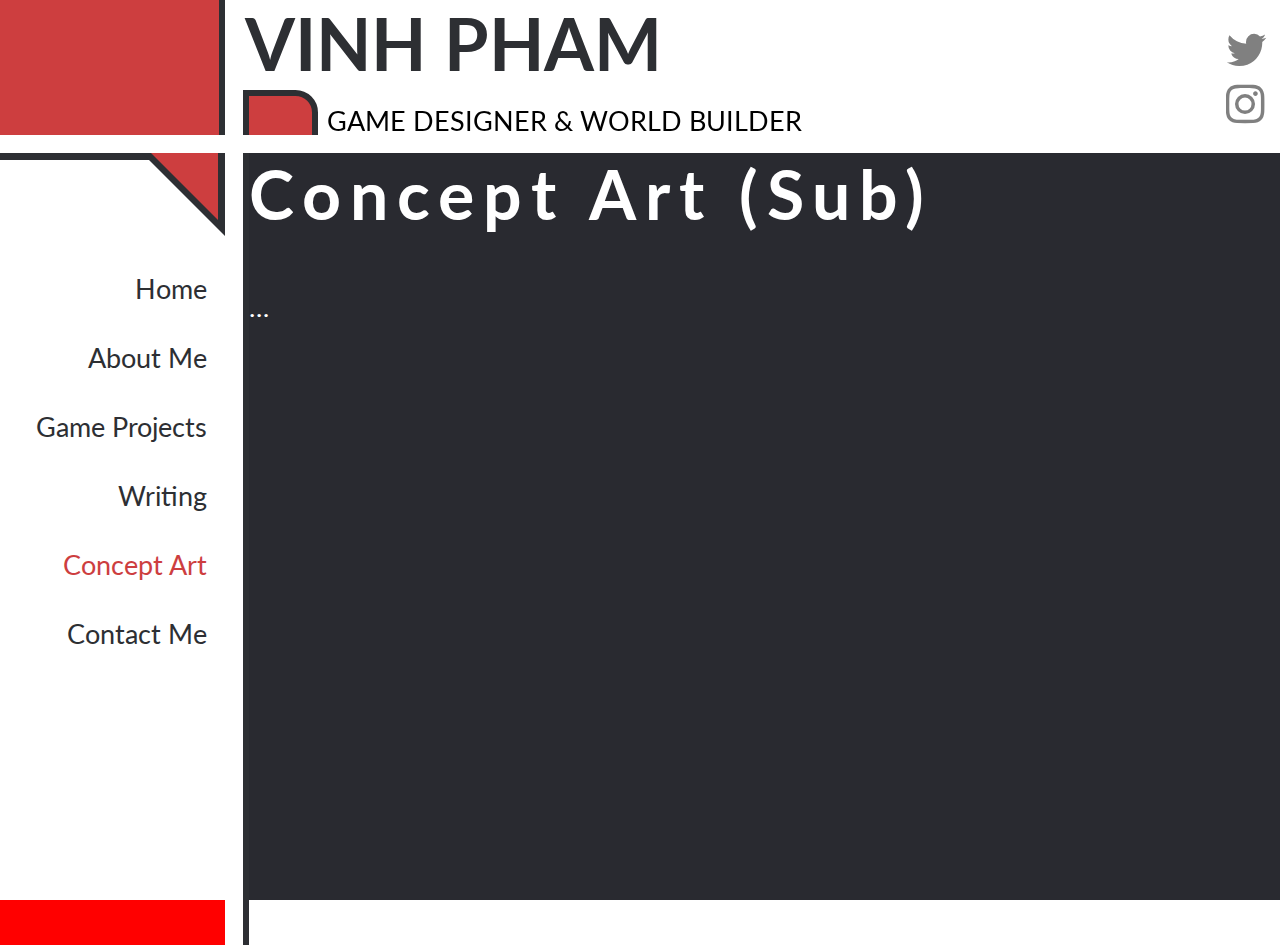
<file: concept-art.html>
<!DOCTYPE html>
<html>
	<head>
		<meta charset="utf-8">
		<meta name="viewport" content="width=device-width, initial-scale=1.0">
		<title>Concept Art</title>
		<link rel="stylesheet" href="style.css">
		<link rel="stylesheet" href="https://cdnjs.cloudflare.com/ajax/libs/font-awesome/4.7.0/css/font-awesome.min.css">
	</head>
	<body>
		<div class="top-left-logo"></div>

		<div class="vertical-border"></div>

		<div class="title"><a href="index.html">VINH PHAM</a></div>

		<div class="social-media">
			<a href="#" class="fa fa-twitter"></a>
			<a href="#" class="fa fa-instagram"></a>
		</div>

		<div class="subtitle">
			<div class="p-shape"></div><p>GAME DESIGNER & WORLD BUILDER</p>
		</div>

		<div class="horizontal-border"></div>

		<div class="side-menu">
			<div class="v-rectangle">
				<div class="v-outer">
					<div class="v-inner"></div>
				</div>
			</div>

			<div class="nav-bar">
				<ul>
					<li><a href="index.html">Home</a></li>
					<li><a href="about-me.html">About Me</a></li>
					<li><a href="game-projects.html">Game Projects</a></li>
					<li><a href="writing.html">Writing</a></li>
					<li class="focused-nav"><a href="#Concept Art">Concept Art</a></li>
					<li><a href="index.html#Contact Me">Contact Me</a></li>
				</ul>
			</div>
		</div>

		<div class="top-menu">
			<div class="nav-bar">
				<ul>
					<li><a href="index.html">Home</a>
						<li class="arrow">►</li>
						<li><a href="#Concept Art">Concept Art</a></li>
					</li>
				</ul>
			</div>
		</div>

		<div class="main-section">
			<section class="sub-about-me">
				<a class="anchor" id="Concept Art"></a>
				<h2>Concept Art (Sub)</h2>
				<p>…</p>
			</section>
		</div>

	</body>

</html>
</file>
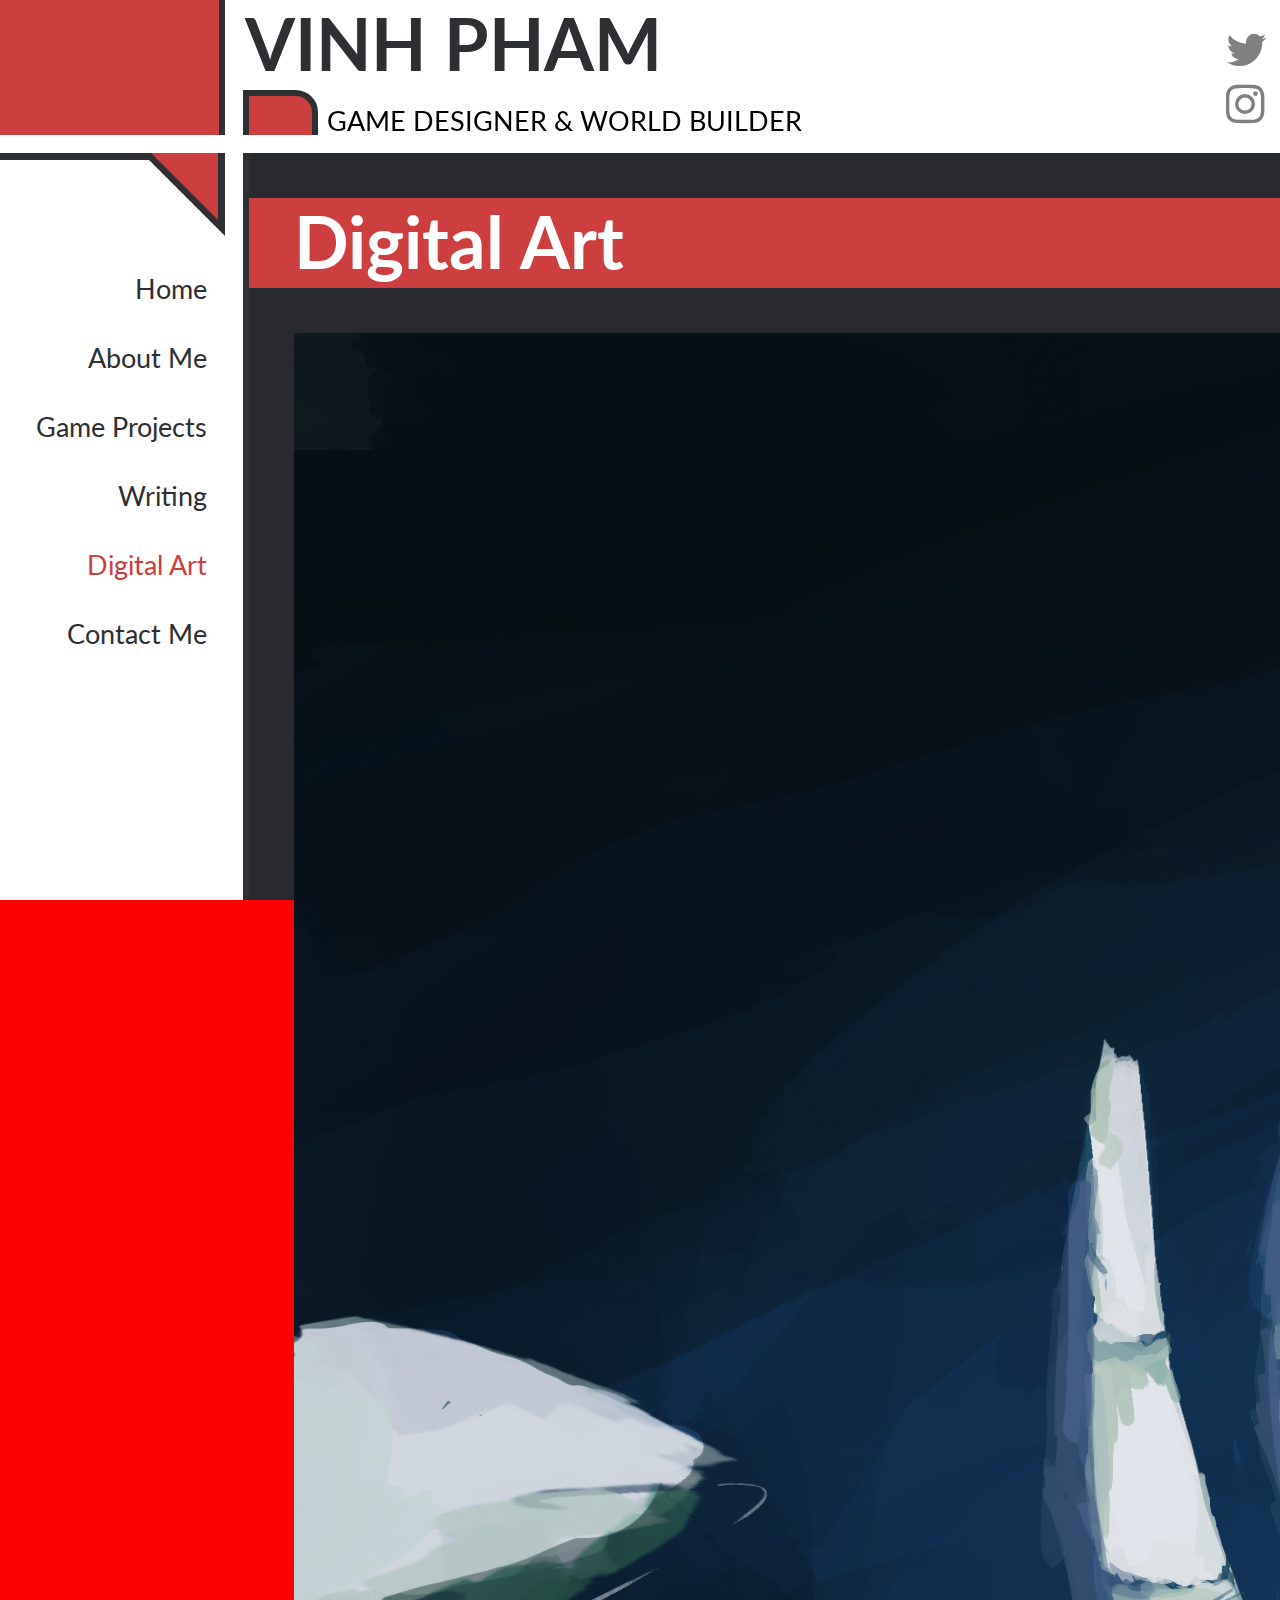
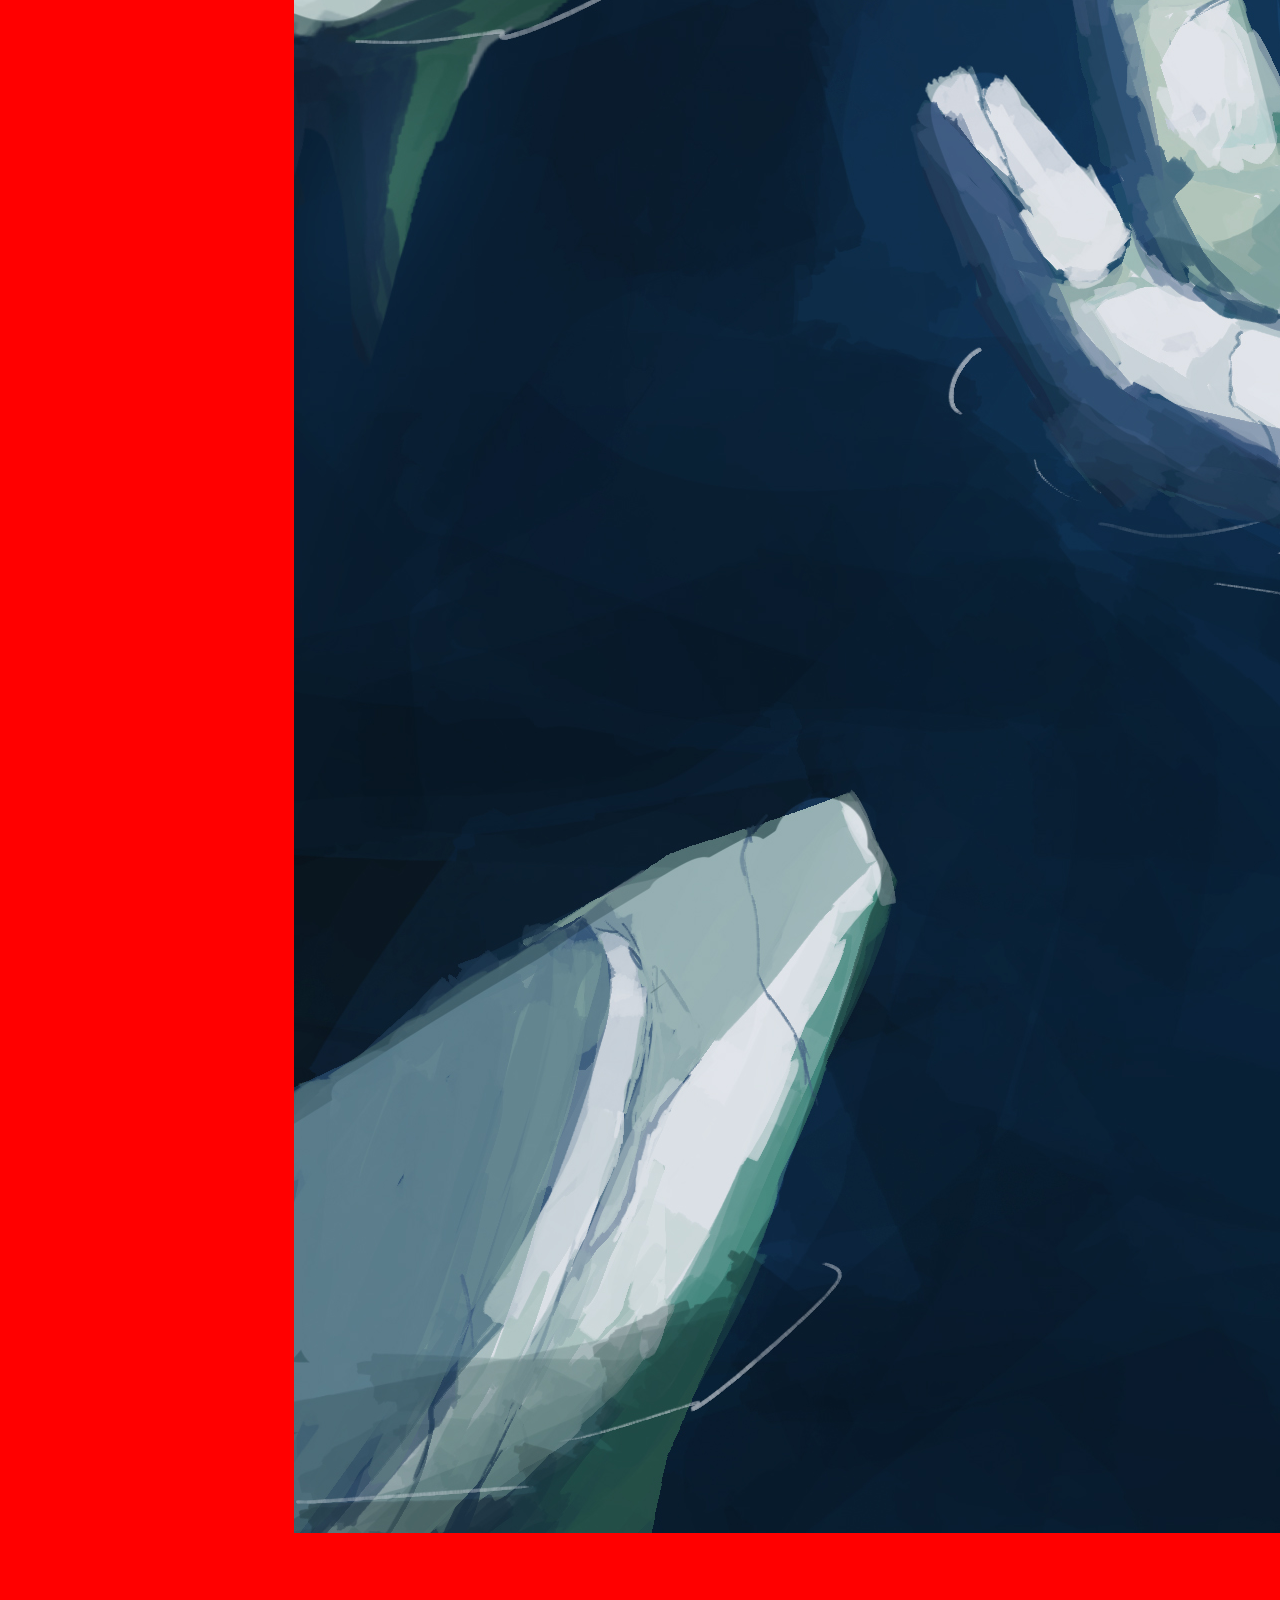
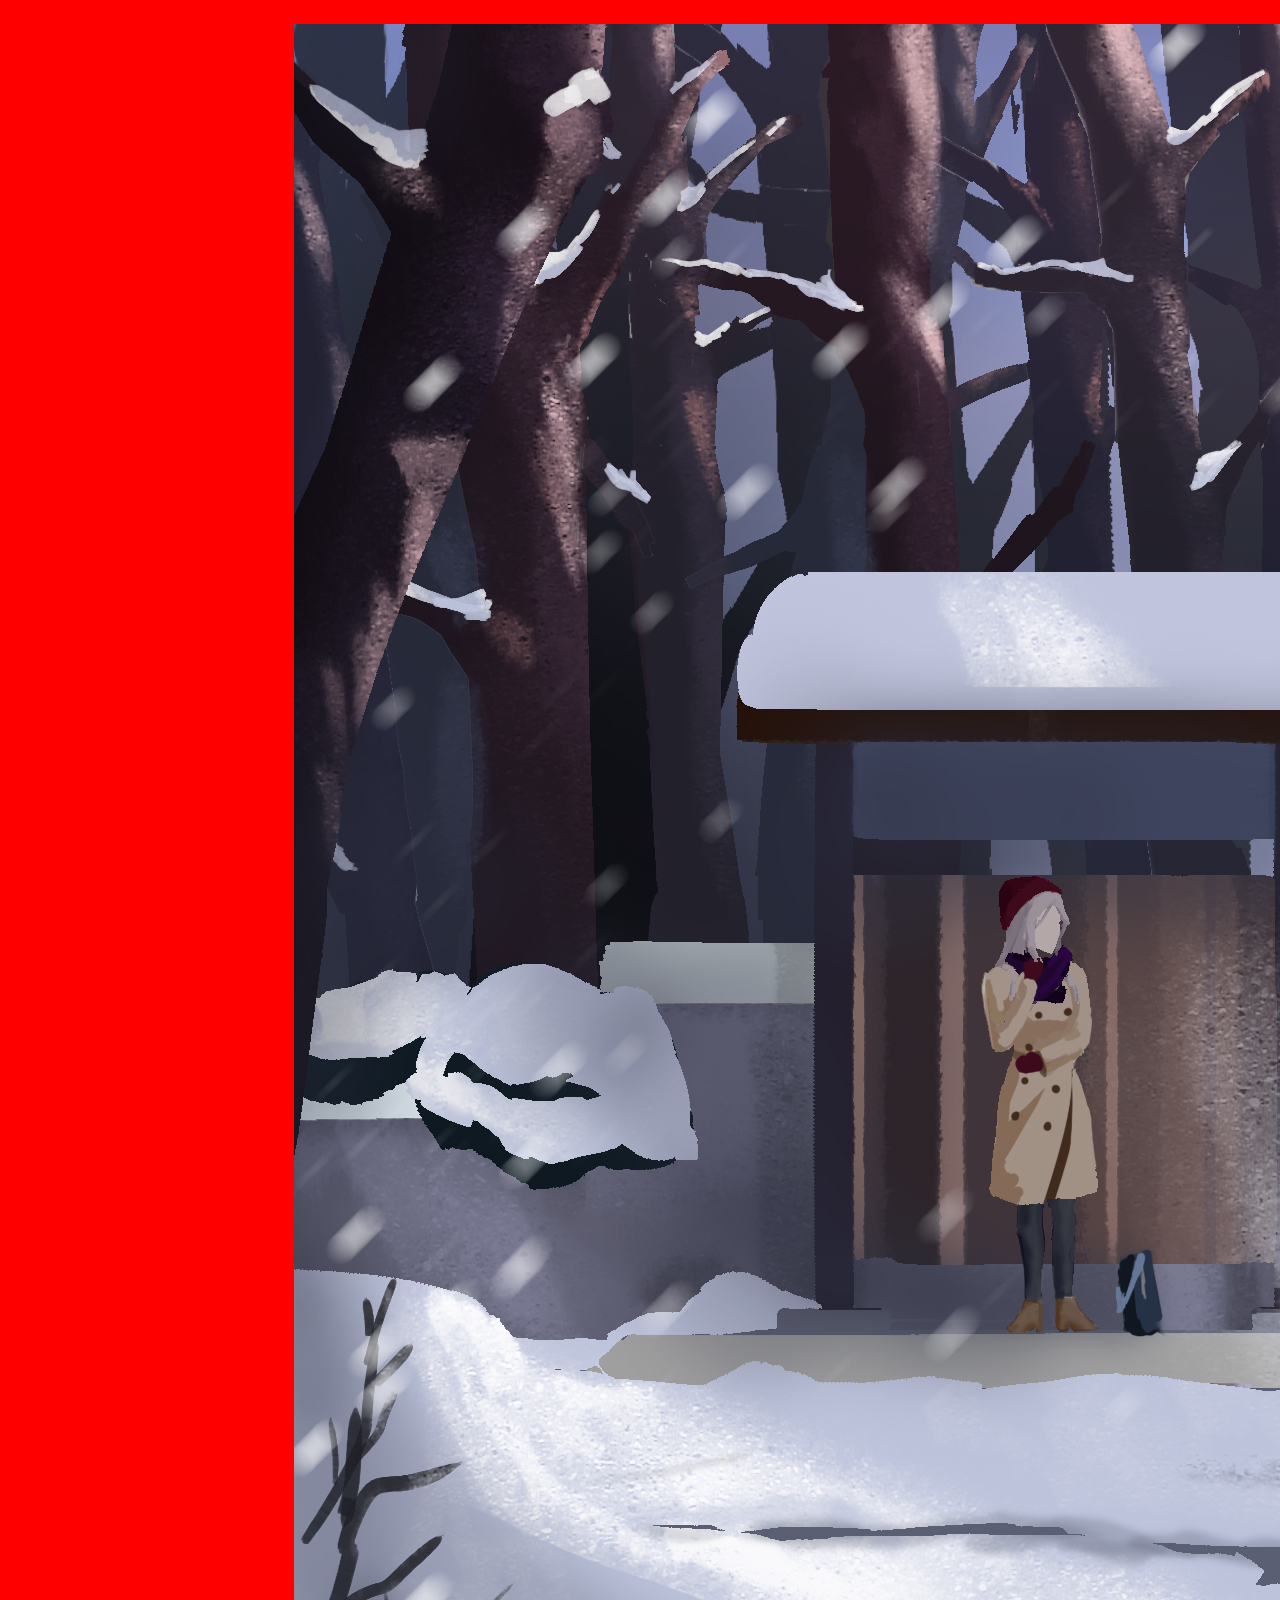
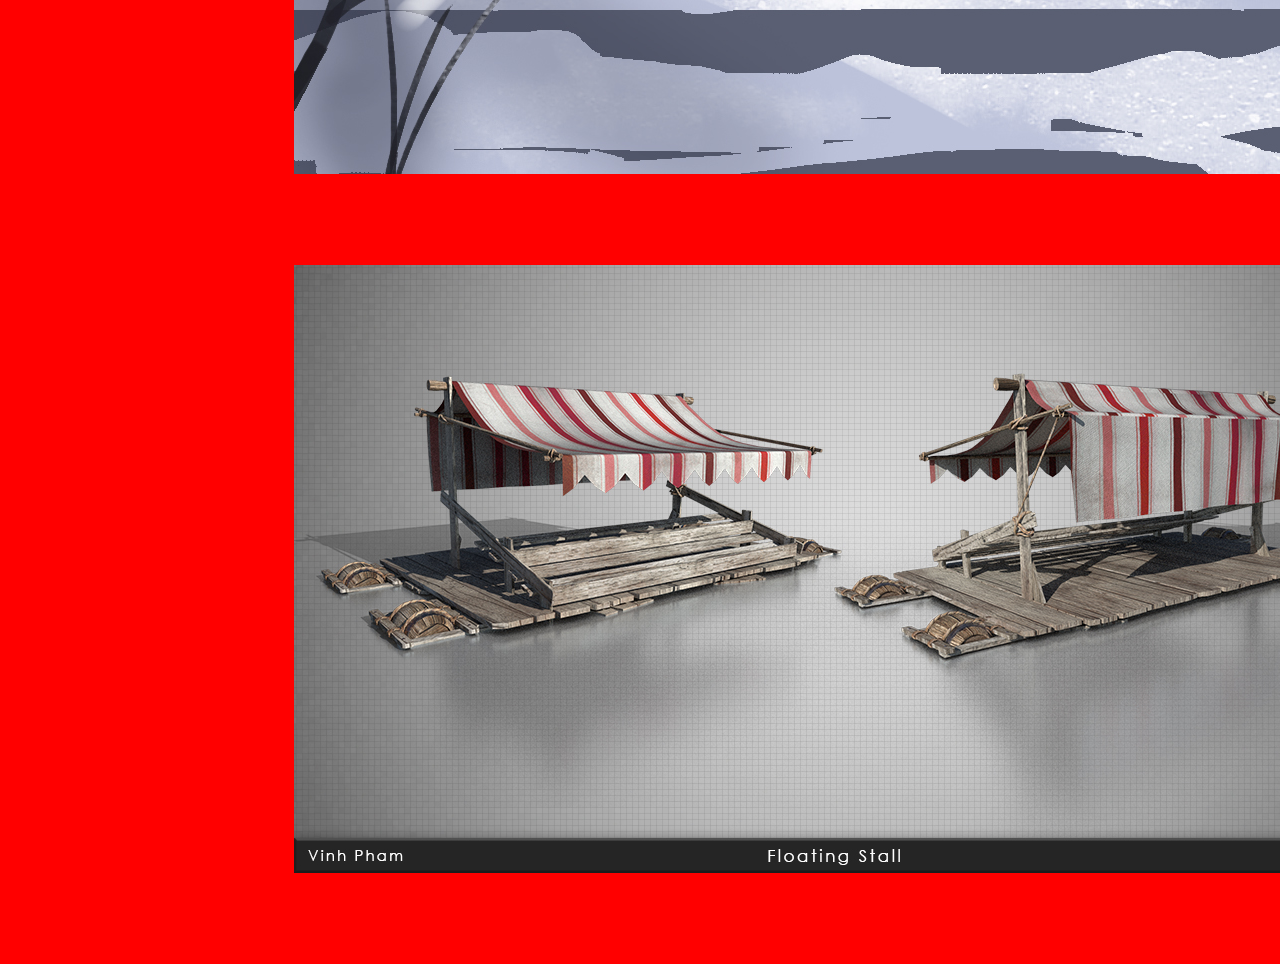
<file: digital-art.html>
<!DOCTYPE html>
<html>
	<head>
		<meta charset="utf-8">
		<meta name="viewport" content="width=device-width, initial-scale=1.0">
		<title>Digital Art</title>
		<link rel="stylesheet" href="style.css">
		<link rel="stylesheet" href="https://cdnjs.cloudflare.com/ajax/libs/font-awesome/4.7.0/css/font-awesome.min.css">
	</head>
	<body>
		<div class="top-left-logo"></div>

		<div class="vertical-border"></div>
<!-- Title of Current Page -->
		<div class="title"><a href="index.html">VINH PHAM</a></div>

		<div class="social-media">
			<a href="#" class="fa fa-twitter"></a>
			<a href="#" class="fa fa-instagram"></a>
		</div>
<!-- Subtitle of Current Page -->
		<div class="subtitle">
			<div class="p-shape"></div><p>GAME DESIGNER & WORLD BUILDER</p>
		</div>

		<div class="horizontal-border"></div>

		<div class="side-menu">
			<div class="v-rectangle">
				<div class="v-outer">
					<div class="v-inner"></div>
				</div>
			</div>

<!-- Navigation Bar (For Landscape) -->
			<div class="nav-bar">
				<ul>
					<li><a href="index.html">Home</a></li>
					<li><a href="about-me.html">About Me</a></li>
					<li><a href="game-projects.html">Game Projects</a></li>
					<li><a href="writing.html">Writing</a></li>
					<li class="focused-nav"><a href="#Digital Art">Digital Art</a></li>
					<li><a href="index.html#Contact Me">Contact Me</a></li>
				</ul>
			</div>
		</div>

<!-- Navigation Bar (For Portrait)-->
		<div class="top-menu">
			<div class="nav-bar">
				<ul>
					<li><a href="index.html">Home</a>
						<li class="arrow">►</li>
						<li><a href="#Digital Art">Digital Art</a></li>
					</li>
				</ul>
			</div>
		</div>

		<div class="main-section">
			<a class="anchor" id="Digital Art"></a>
			<section class="sub-page-only">
				<div class="sub-page-title">
					<p>Digital Art</p>
				</div>

				<div class="sub-page-text">
					<div class="icon-grid">

						<div class="icon">
							<img src="img/Art/SAV_202030_FOUN_DRAW250_PhamVinh_A4BestFriends.jpg"></img>
							<p class="caption-text">
								"Glacier's Palm"<br>
								April 2020<br>
								(Photoshop)
							</p>
						</div>

						<div class="icon">
						<img src="img/Art/SAV_202030_FOUN_DRAW250_PhamVinh_Best_Final.jpg"></img>
							<p class="caption-text">
								"Quietly Waiting"<br>
								May 2020<br>
								(Photoshop)
							</p>
						</div>

						<div class="icon">
						<img src="img/Art/3D_Market_Stall/P1_Pham_01.jpg"></img>
							<p class="caption-text">
								"Floating Stall Asset"<br>
								January 2021<br>
								(Maya, Substance Painter)
							</p>
						</div>

					</div>
				</div>
			</section>
			
		</div>

	</body>

</html>
</file>
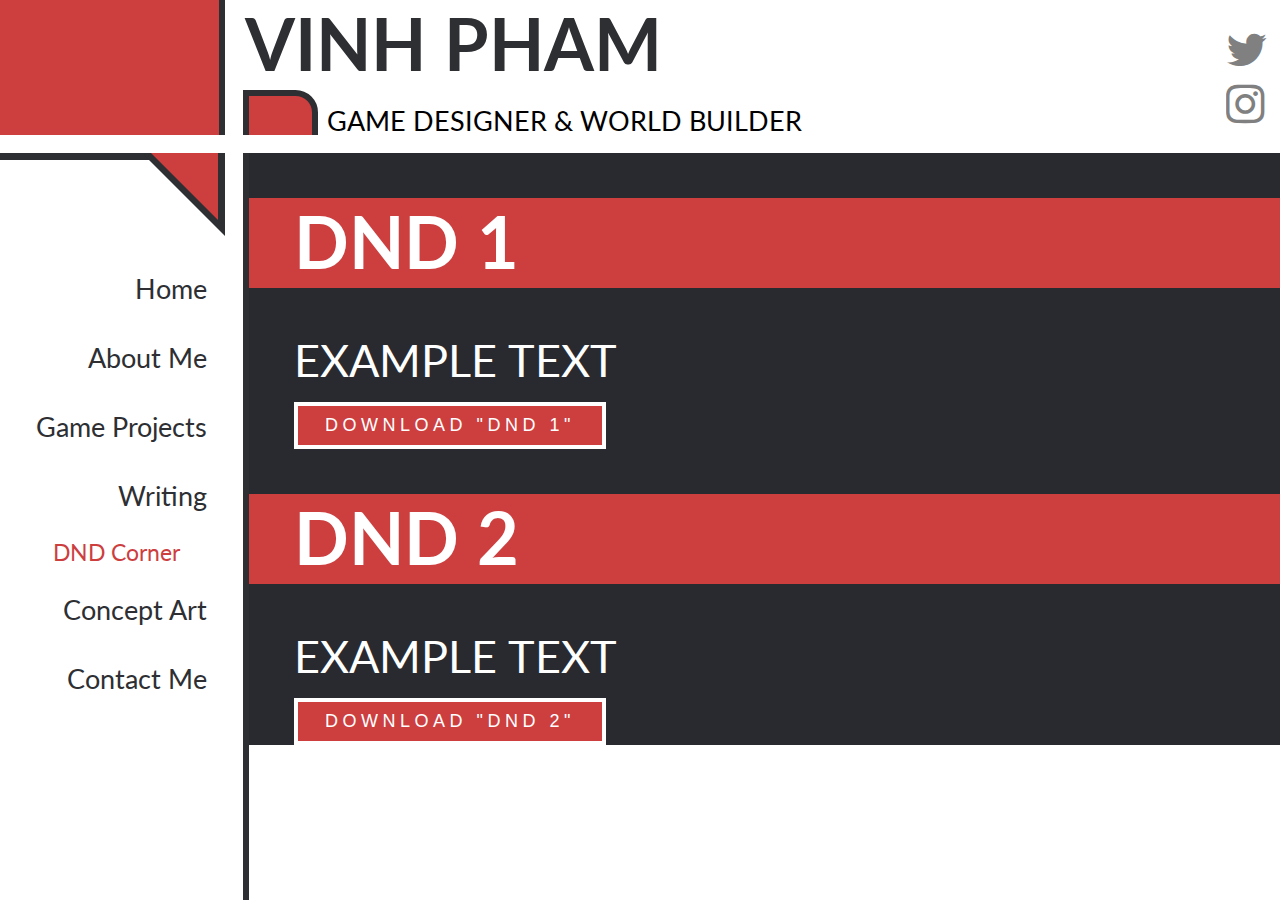
<file: dnd-corner.html>
<!DOCTYPE html>
<html>
	<head>
		<meta charset="utf-8">
		<meta name="viewport" content="width=device-width, initial-scale=1.0">
		<title>DND Corner</title>
		<link rel="stylesheet" href="style.css">
		<link rel="stylesheet" href="https://cdnjs.cloudflare.com/ajax/libs/font-awesome/4.7.0/css/font-awesome.min.css">
	</head>
	<body>
		<div class="top-left-logo"></div>

		<div class="vertical-border"></div>
<!-- Title of Current Page -->
		<div class="title"><a href="index.html">VINH PHAM</a></div>

		<div class="social-media">
			<a href="#" class="fa fa-twitter"></a>
			<a href="#" class="fa fa-instagram"></a>
		</div>
<!-- Subtitle of Current Page -->
		<div class="subtitle">
			<div class="p-shape"></div><p>GAME DESIGNER & WORLD BUILDER</p>
		</div>

		<div class="horizontal-border"></div>

		<div class="side-menu">
			<div class="v-rectangle">
				<div class="v-outer">
					<div class="v-inner"></div>
				</div>
			</div>

<!-- Navigation Bar (For Landscape) -->
			<div class="nav-bar">
				<ul>
					<li><a href="index.html">Home</a></li>
					<li><a href="about-me.html">About Me</a></li>
					<li><a href="game-projects.html">Game Projects</a></li>
					<li><a href="#Writing">Writing</a>
						<li class="sub-nav"><a href="#DND Corner">DND Corner</a></li>
					</li>
					<li><a href="concept-art.html">Concept Art</a></li>
					<li><a href="index.html#Contact Me">Contact Me</a></li>
				</ul>
			</div>
		</div>

<!-- Navigation Bar (For Portrait)-->
		<div class="top-menu">
			<div class="nav-bar">
				<ul>
					<li><a href="index.html">Home</a>
						<li class="arrow">►</li>
						<li><a href="#Writing">Writing</a>
							<li class="arrow">►</li>
							<li class="focused-nav"><a href="#DND Corner">DND Corner</a></li>
						</li>
					</li>
				</ul>
			</div>
		</div>

		<div class="main-section">

			<section class="sub-page">
				<div class="sub-page-title">
					<p>DND 1</p>
				</div>
				<div class="sub-page-text">
					EXAMPLE TEXT<br>
<!-- Download link for the writing sample -->
					<button class="small-button">
						<a href="file_downloads/Resume_VinhPham_2021_Winter.pdf" target="_blank" download="Vinh_Pham_Resume">DOWNLOAD "DND 1"</a>
					</button>
				</div>
			</section>

			<section class="sub-page">
				<div class="sub-page-title">
					<p>DND 2</p>
				</div>
				<div class="sub-page-text">
					EXAMPLE TEXT<br>
<!-- Download link for the writing sample -->
					<button class="small-button">
						<a href="file_downloads/Resume_VinhPham_2021_Winter.pdf" target="_blank" download="Vinh_Pham_Resume">DOWNLOAD "DND 2"</a>
					</button>
				</div>
			</section>

		</div>

	</body>

</html>
</file>
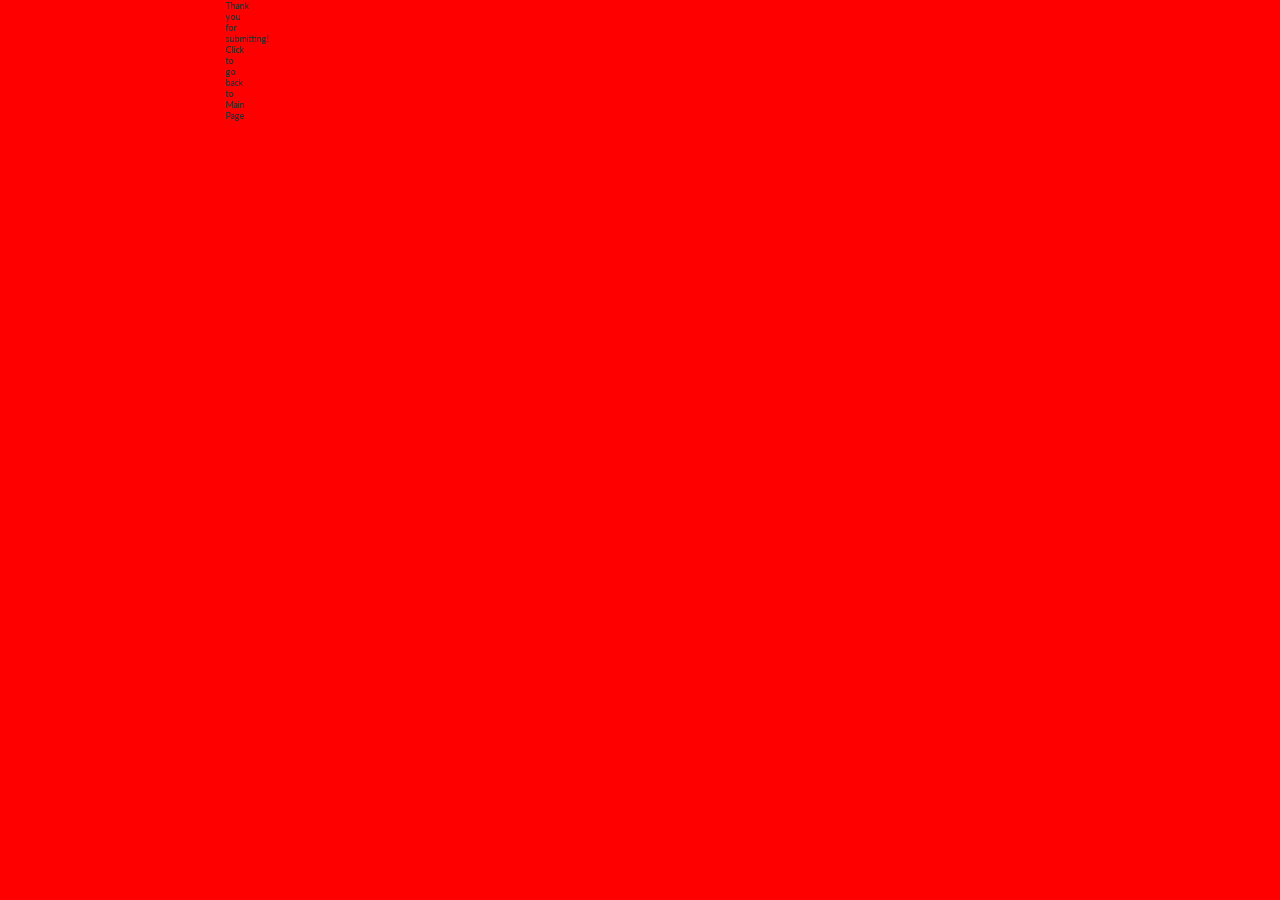
<file: results.html>
<!DOCTYPE html>
<html>
	<head>
		<meta charset="utf-8">
		<meta name="viewport" content="width=device-width, initial-scale=1.0">
		<title>Results</title>
		<link rel="stylesheet" href="style.css">
		<link rel="stylesheet" href="https://cdnjs.cloudflare.com/ajax/libs/font-awesome/4.7.0/css/font-awesome.min.css">
	</head>
	<body>
		<div id="results"></div>
		<a href="/">Thank you for submitting! Click to go back to Main Page</a>
		<script type="text/javascript">
			
		</script>
	</body>

</html>
</file>
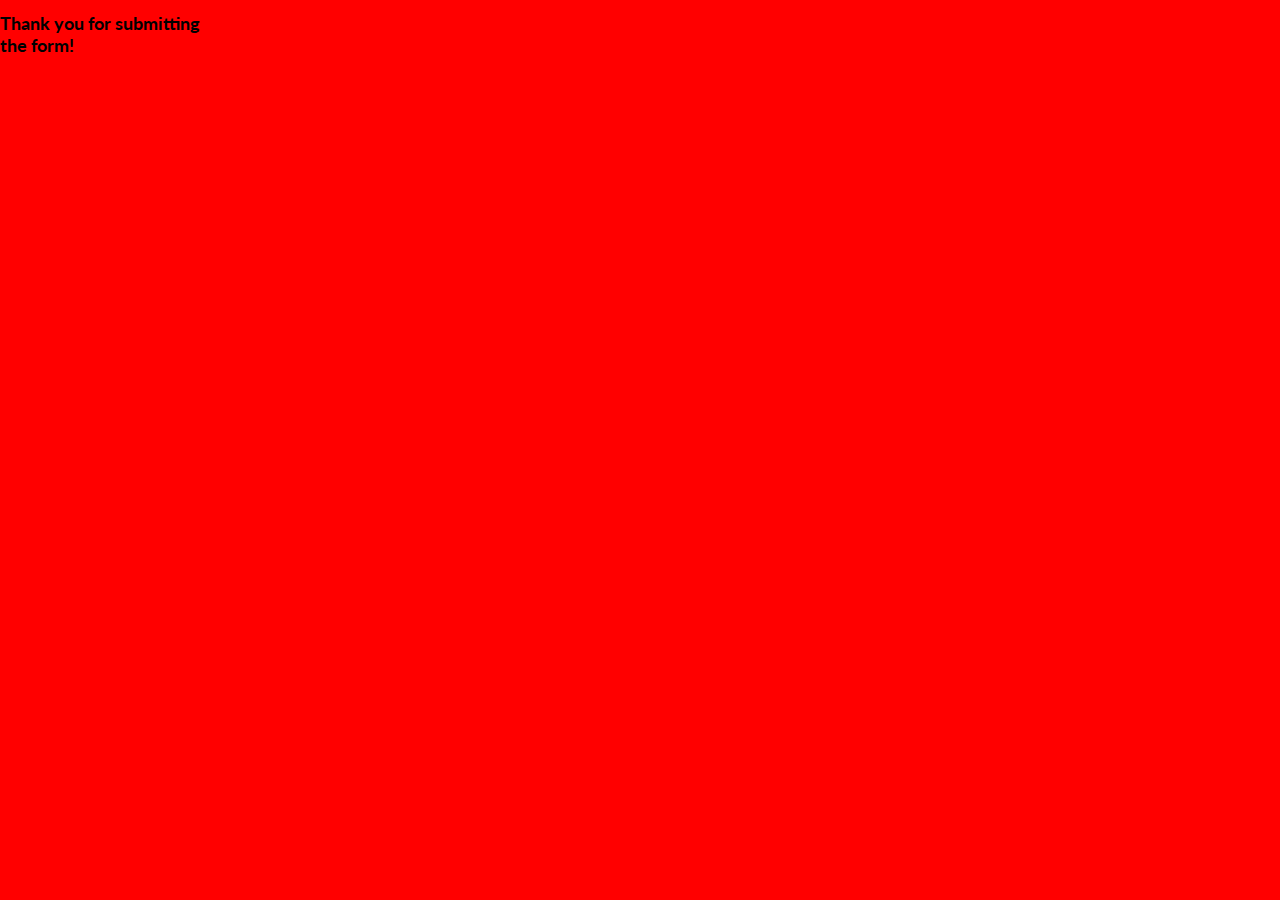
<file: thank-you.html>
<!DOCTYPE html>
<html>
	<head>
		<meta charset="utf-8">
		<meta name="viewport" content="width=device-width, initial-scale=1.0">
		<title>Thank You</title>
		<link rel="stylesheet" href="style.css">
		<link rel="stylesheet" href="https://cdnjs.cloudflare.com/ajax/libs/font-awesome/4.7.0/css/font-awesome.min.css">
	</head>
	<body>
		<h1>Thank you for submitting the form!</h1>
	</body>

</html>
</file>
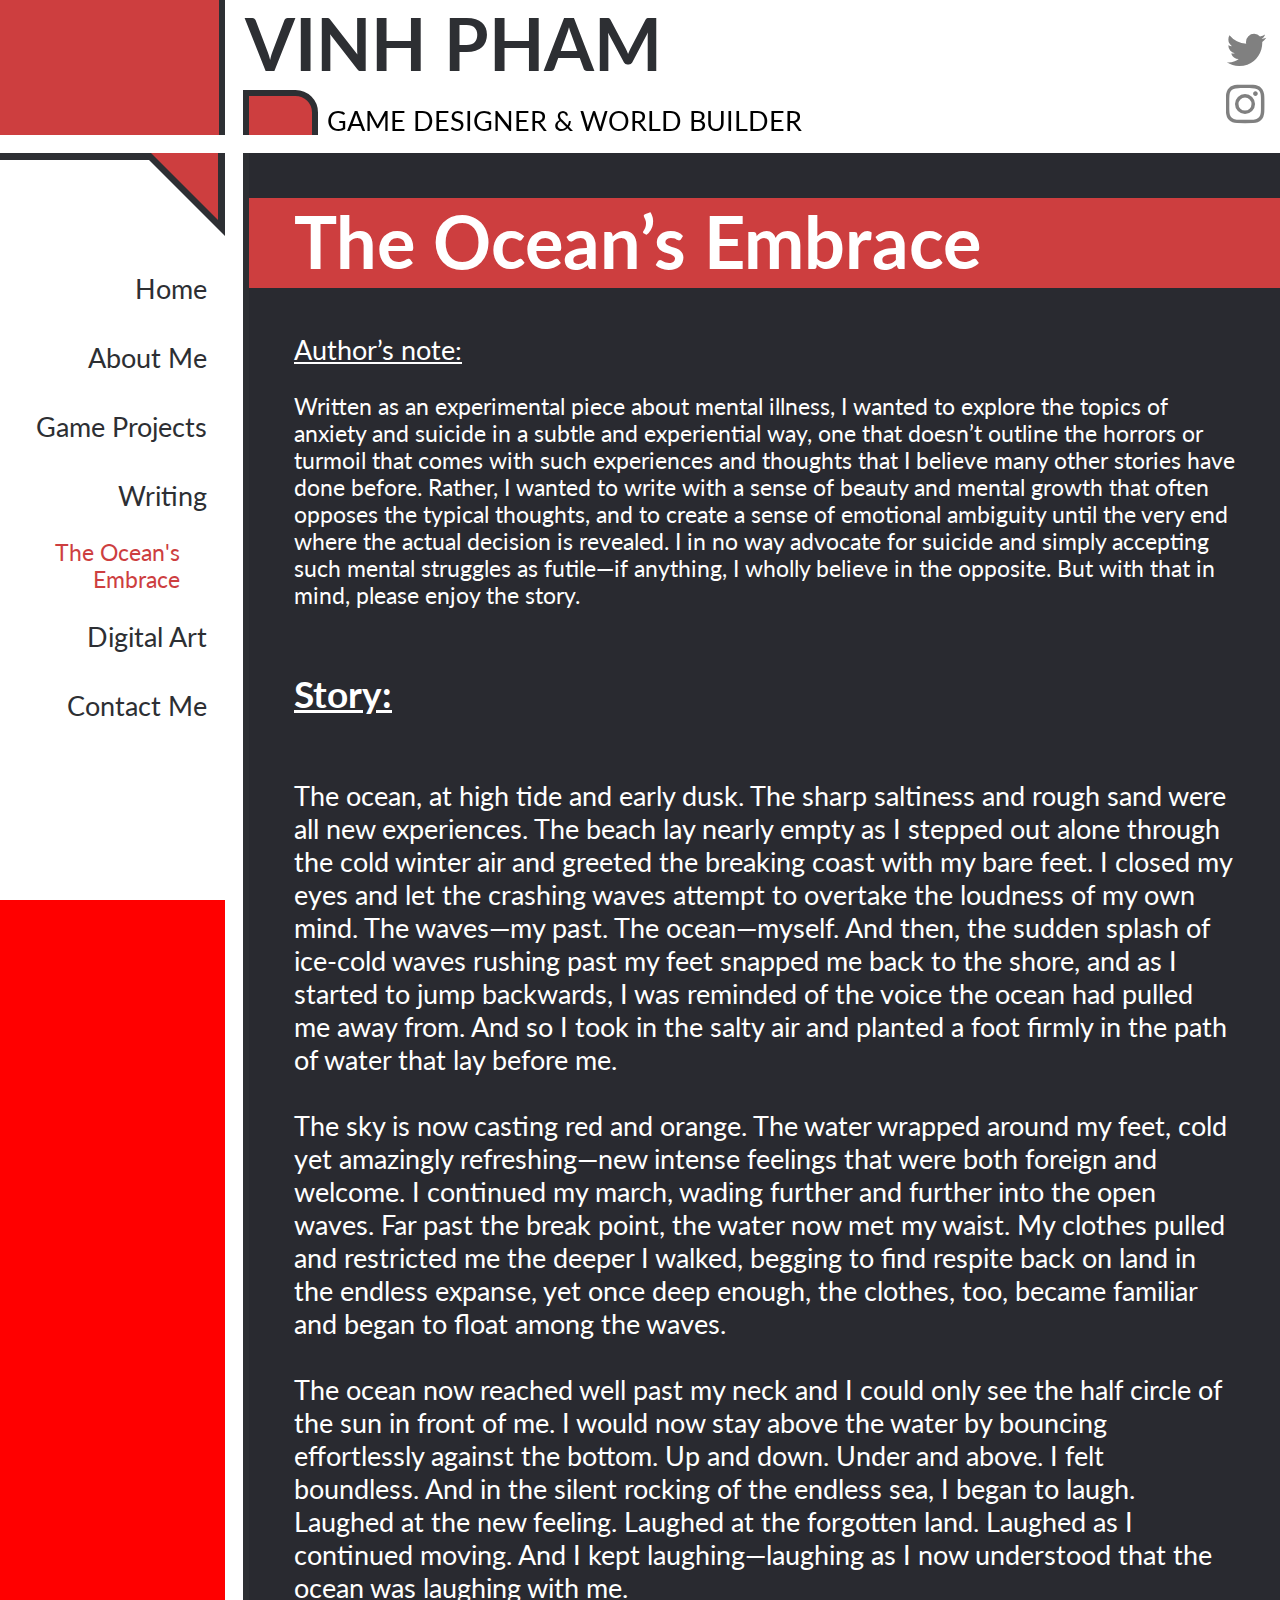
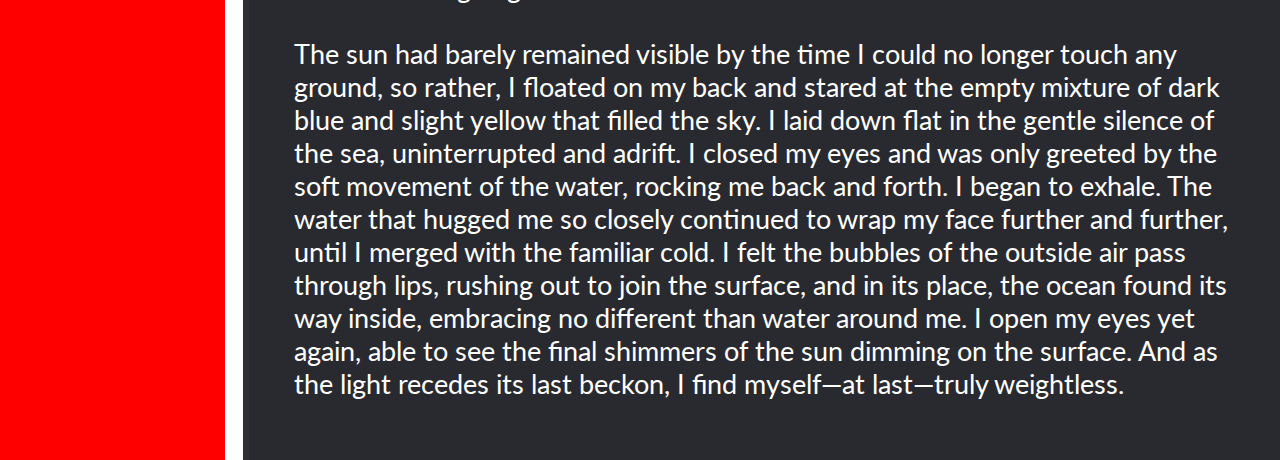
<file: writing-sample-1.html>
<!DOCTYPE html>
<html>
	<head>
		<meta charset="utf-8">
		<meta name="viewport" content="width=device-width, initial-scale=1.0">
		<title>The Ocean's Embrace</title>
		<link rel="stylesheet" href="style.css">
		<link rel="stylesheet" href="https://cdnjs.cloudflare.com/ajax/libs/font-awesome/4.7.0/css/font-awesome.min.css">
	</head>
	<body>
		<div class="top-left-logo"></div>

		<div class="vertical-border"></div>
<!-- Title of Current Page -->
		<div class="title"><a href="index.html">VINH PHAM</a></div>

		<div class="social-media">
			<a href="#" class="fa fa-twitter"></a>
			<a href="#" class="fa fa-instagram"></a>
		</div>
<!-- Subtitle of Current Page -->
		<div class="subtitle">
			<div class="p-shape"></div><p>GAME DESIGNER & WORLD BUILDER</p>
		</div>

		<div class="horizontal-border"></div>

		<div class="side-menu">
			<div class="v-rectangle">
				<div class="v-outer">
					<div class="v-inner"></div>
				</div>
			</div>

<!-- Navigation Bar (For Landscape) -->
			<div class="nav-bar">
				<ul>
					<li><a href="index.html">Home</a></li>
					<li><a href="about-me.html">About Me</a></li>
					<li><a href="game-projects.html">Game Projects</a></li>
					<li><a href="writing.html">Writing</a>
						<li class="sub-nav"><a href="#The Ocean's Embrace">The Ocean's Embrace</a></li>
					</li>
					<li><a href="digital-art.html">Digital Art</a></li>
					<li><a href="index.html#Contact Me">Contact Me</a></li>
				</ul>
			</div>
		</div>

<!-- Navigation Bar (For Portrait)-->
		<div class="top-menu">
			<div class="nav-bar">
				<ul>
					<li><a href="index.html">Home</a>
						<li class="arrow">►</li>
						<li><a href="writing.html">Writing</a>
							<li class="arrow">►</li>
							<li class="focused-nav"><a href="#The Ocean's Embrace">The Ocean's Embrace</a></li>
						</li>
					</li>
				</ul>
			</div>
		</div>

		<div class="main-section">
			<a class="anchor" id="The Ocean's Embrace"></a>
			<section class="sub-page">
				<div class="sub-page-title">
					<p>The Ocean’s Embrace</p>
				</div>
				<div class="sub-page-text">

					<p>
						<u>Author’s note:</u><br>
					</p>
					
					<p style="font-size: 2.5rem;">
						Written as an experimental piece about mental illness, I wanted to explore the topics of anxiety and suicide in a subtle and experiential way, one that doesn’t outline the horrors or turmoil that comes with such experiences and thoughts that I believe many other stories have done before. Rather, I wanted to write with a sense of beauty and mental growth that often opposes the typical thoughts, and to create a sense of emotional ambiguity until the very end where the actual decision is revealed. I in no way advocate for suicide and simply accepting such mental struggles as futile—if anything, I wholly believe in the opposite. But with that in mind, please enjoy the story.
					</p>

					<h5><u>Story:</u></h5>
					<p>
						The ocean, at high tide and early dusk. The sharp saltiness and rough sand were all new experiences. The beach lay nearly empty as I stepped out alone through the cold winter air and greeted the breaking coast with my bare feet. I closed my eyes and let the crashing waves attempt to overtake the loudness of my own mind. The waves—my past. The ocean—myself. And then, the sudden splash of ice-cold waves rushing past my feet snapped me back to the shore, and as I started to jump backwards, I was reminded of the voice the ocean had pulled me away from. And so I took in the salty air and planted a foot firmly in the path of water that lay before me.<br><br>

						The sky is now casting red and orange. The water wrapped around my feet, cold yet amazingly refreshing—new intense feelings that were both foreign and welcome. I continued my march, wading further and further into the open waves. Far past the break point, the water now met my waist. My clothes pulled and restricted me the deeper I walked, begging to find respite back on land in the endless expanse, yet once deep enough, the clothes, too, became familiar and began to float among the waves.<br><br>

						The ocean now reached well past my neck and I could only see the half circle of the sun in front of me. I would now stay above the water by bouncing effortlessly against the bottom. Up and down. Under and above. I felt boundless. And in the silent rocking of the endless sea, I began to laugh. Laughed at the new feeling. Laughed at the forgotten land. Laughed as I continued moving. And I kept laughing—laughing as I now understood that the ocean was laughing with me.<br><br>

						The sun had barely remained visible by the time I could no longer touch any ground, so rather, I floated on my back and stared at the empty mixture of dark blue and slight yellow that filled the sky. I laid down flat in the gentle silence of the sea, uninterrupted and adrift. I closed my eyes and was only greeted by the soft movement of the water, rocking me back and forth. I began to exhale. The water that hugged me so closely continued to wrap my face further and further, until I merged with the familiar cold. I felt the bubbles of the outside air pass through lips, rushing out to join the surface, and in its place, the ocean found its way inside, embracing no different than water around me. I open my eyes yet again, able to see the final shimmers of the sun dimming on the surface. And as the light recedes its last beckon, I find myself—at last—truly weightless.<br><br>
					</p>
				</div>
			</section>

		</div>

	</body>

</html>
</file>
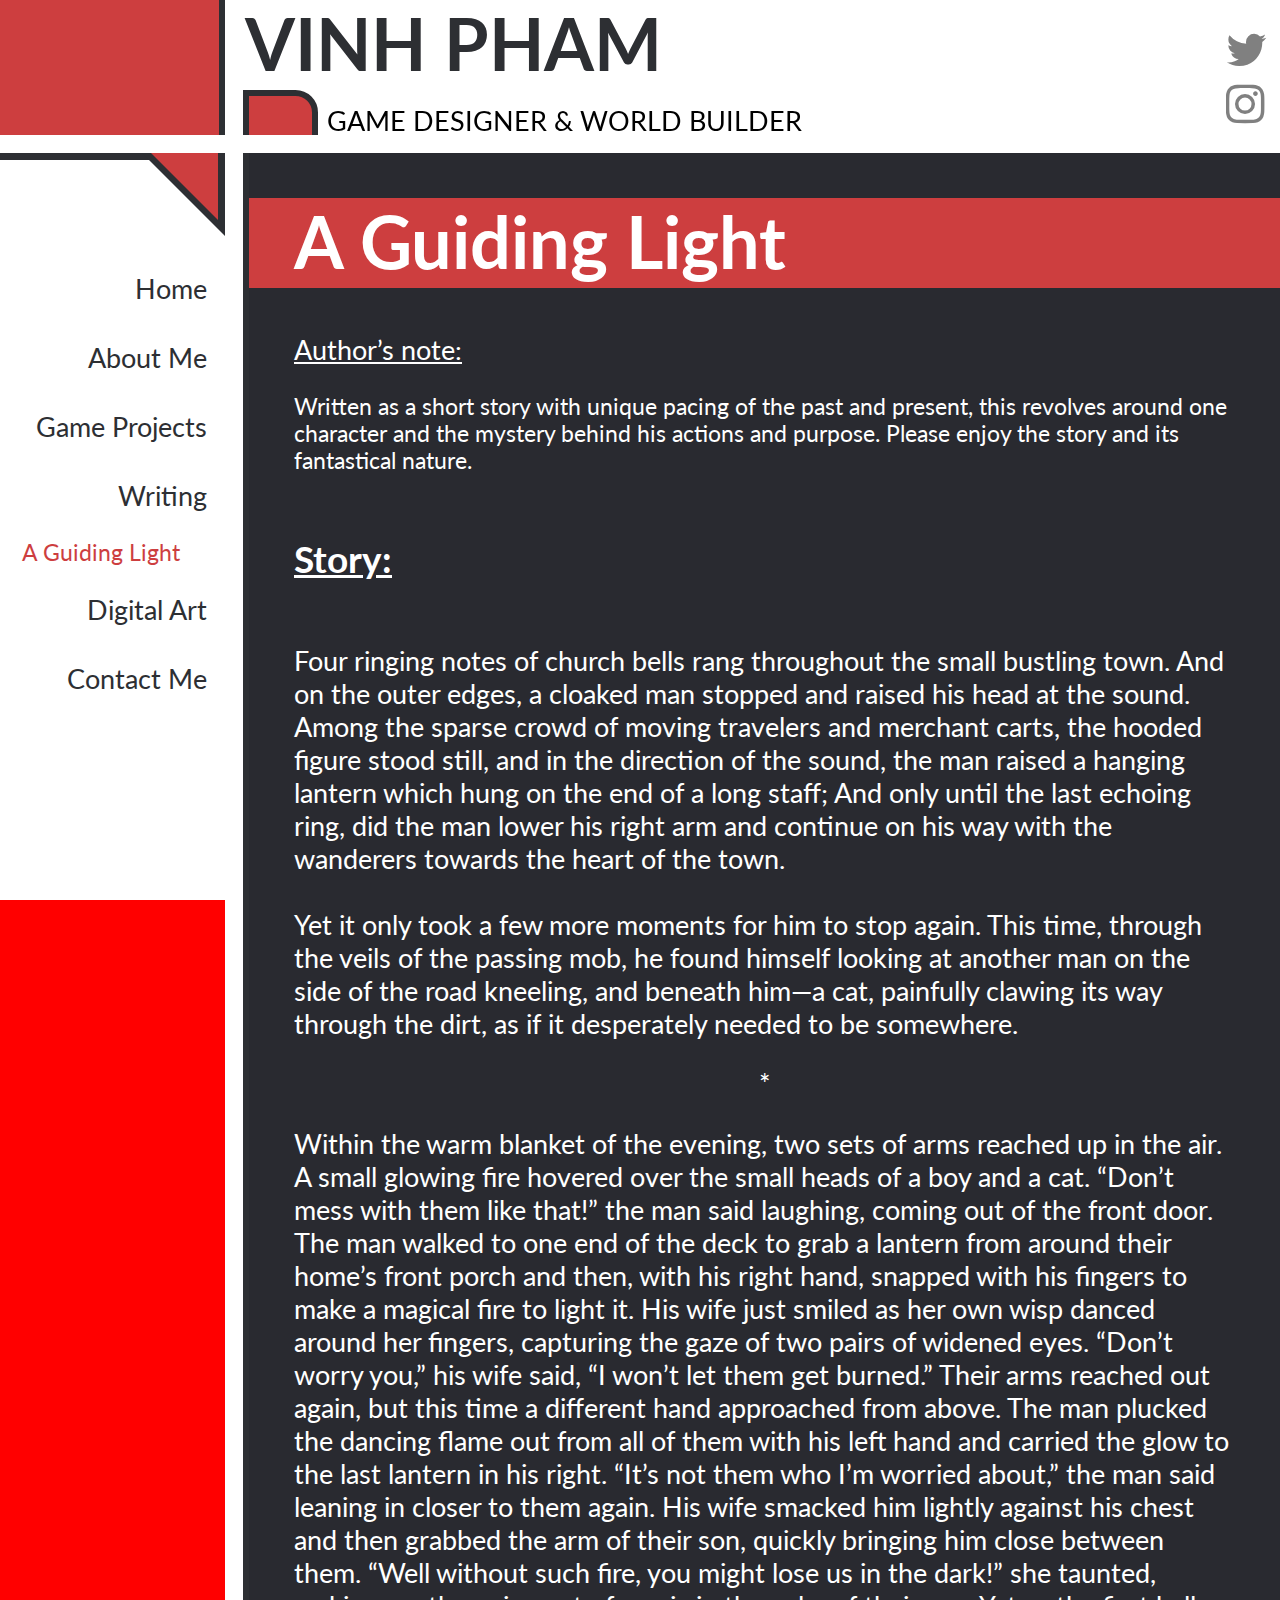
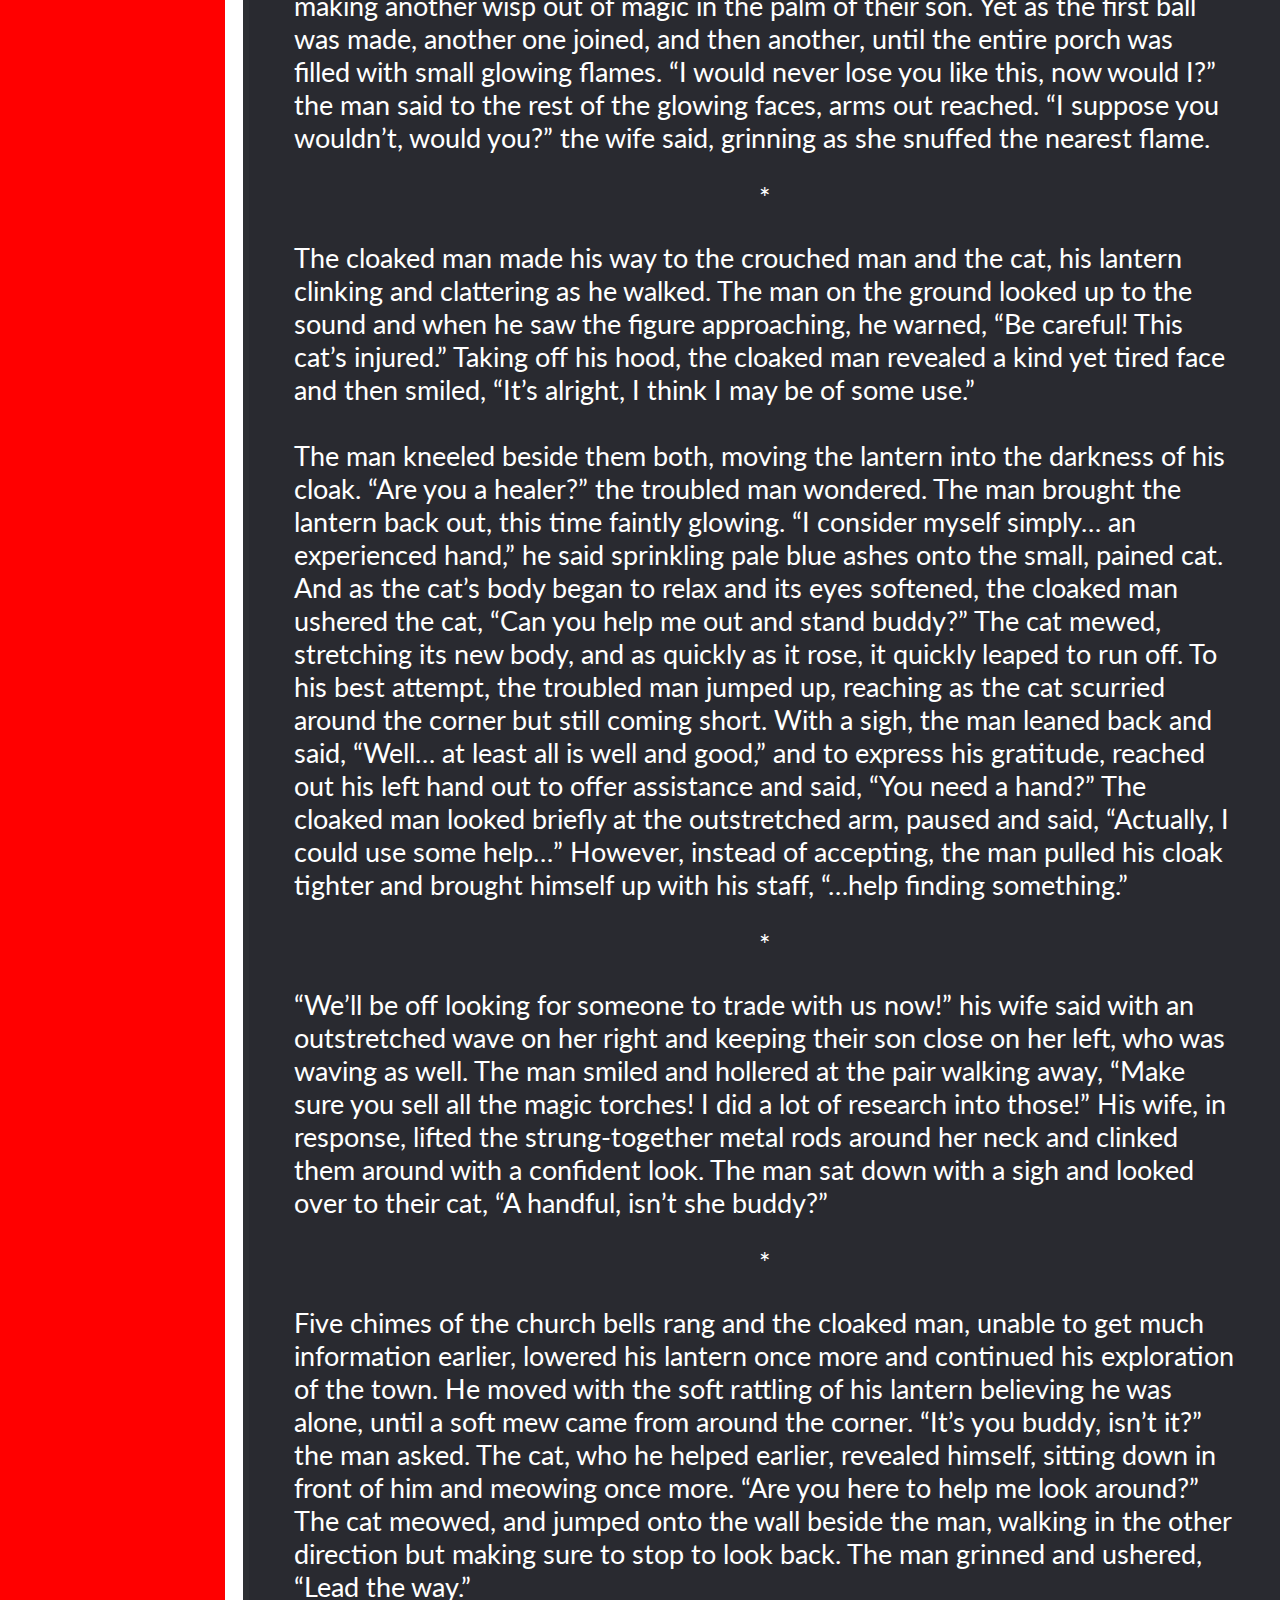
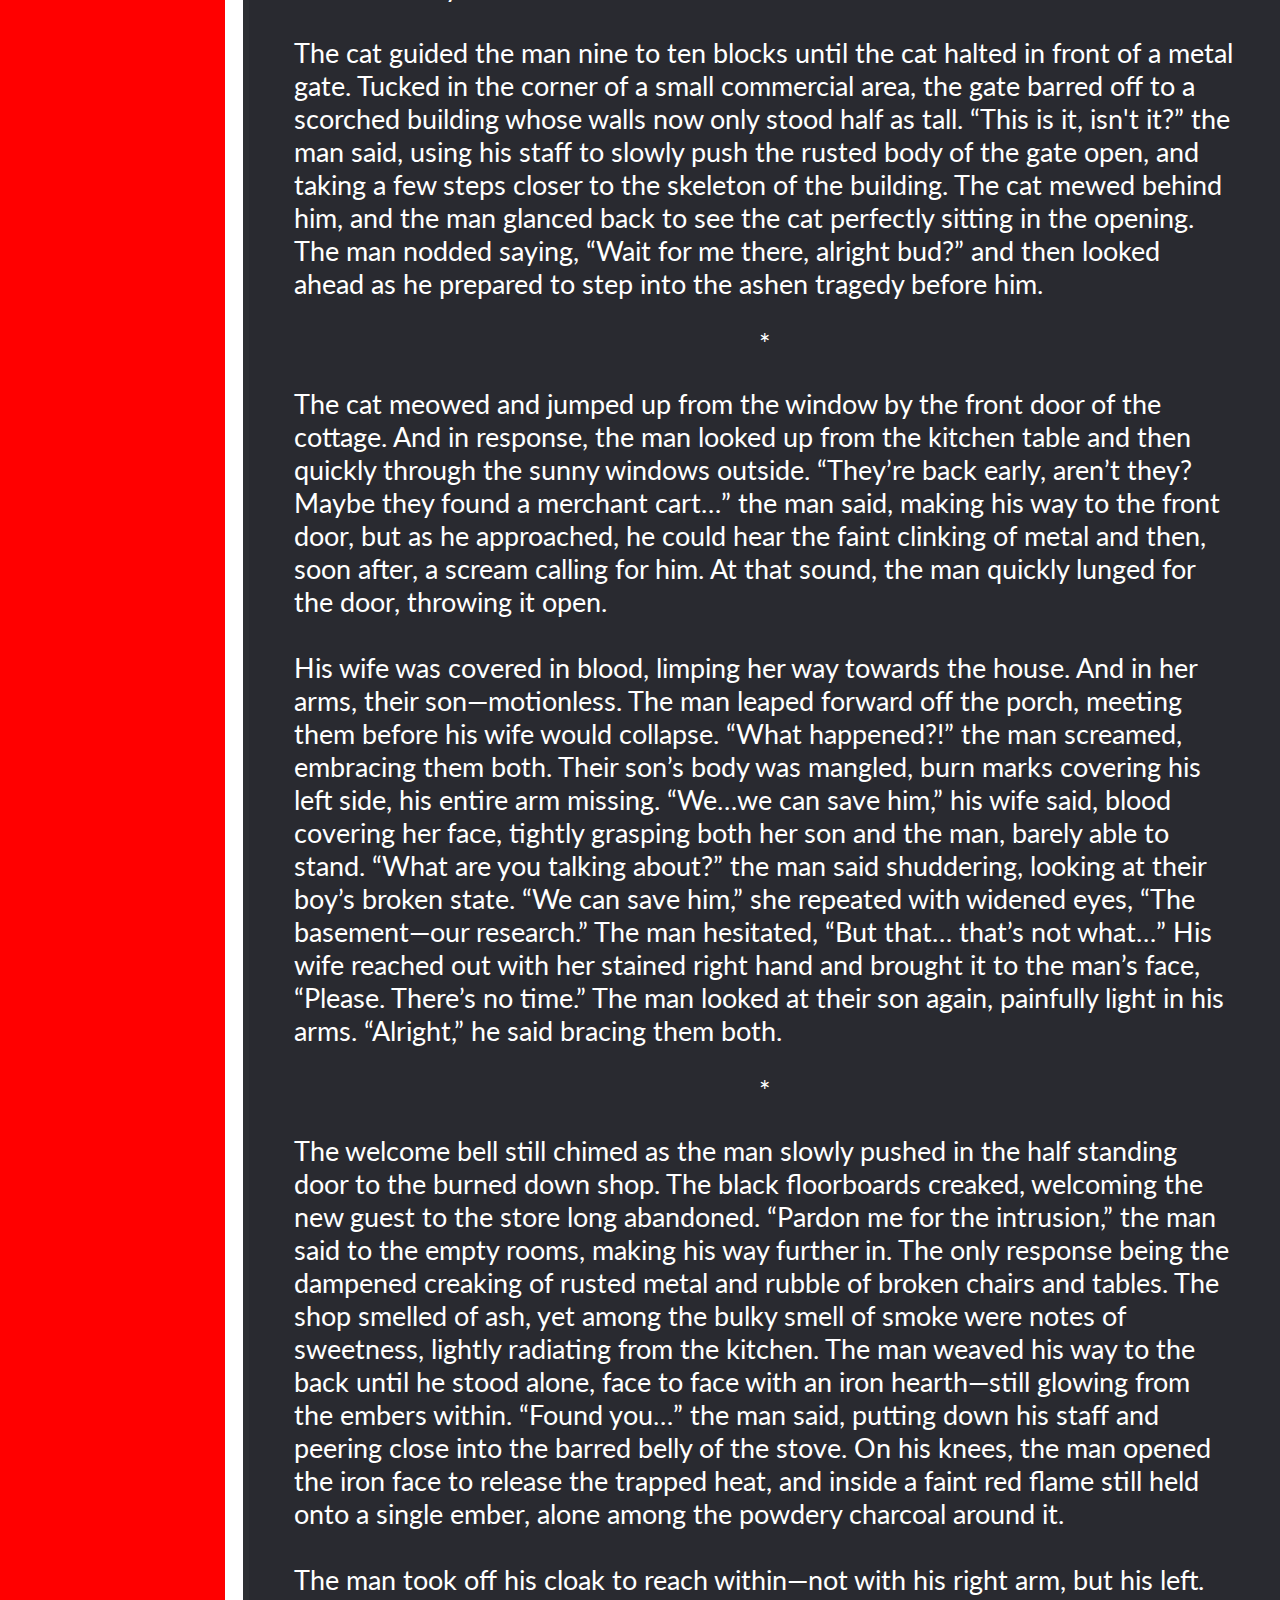
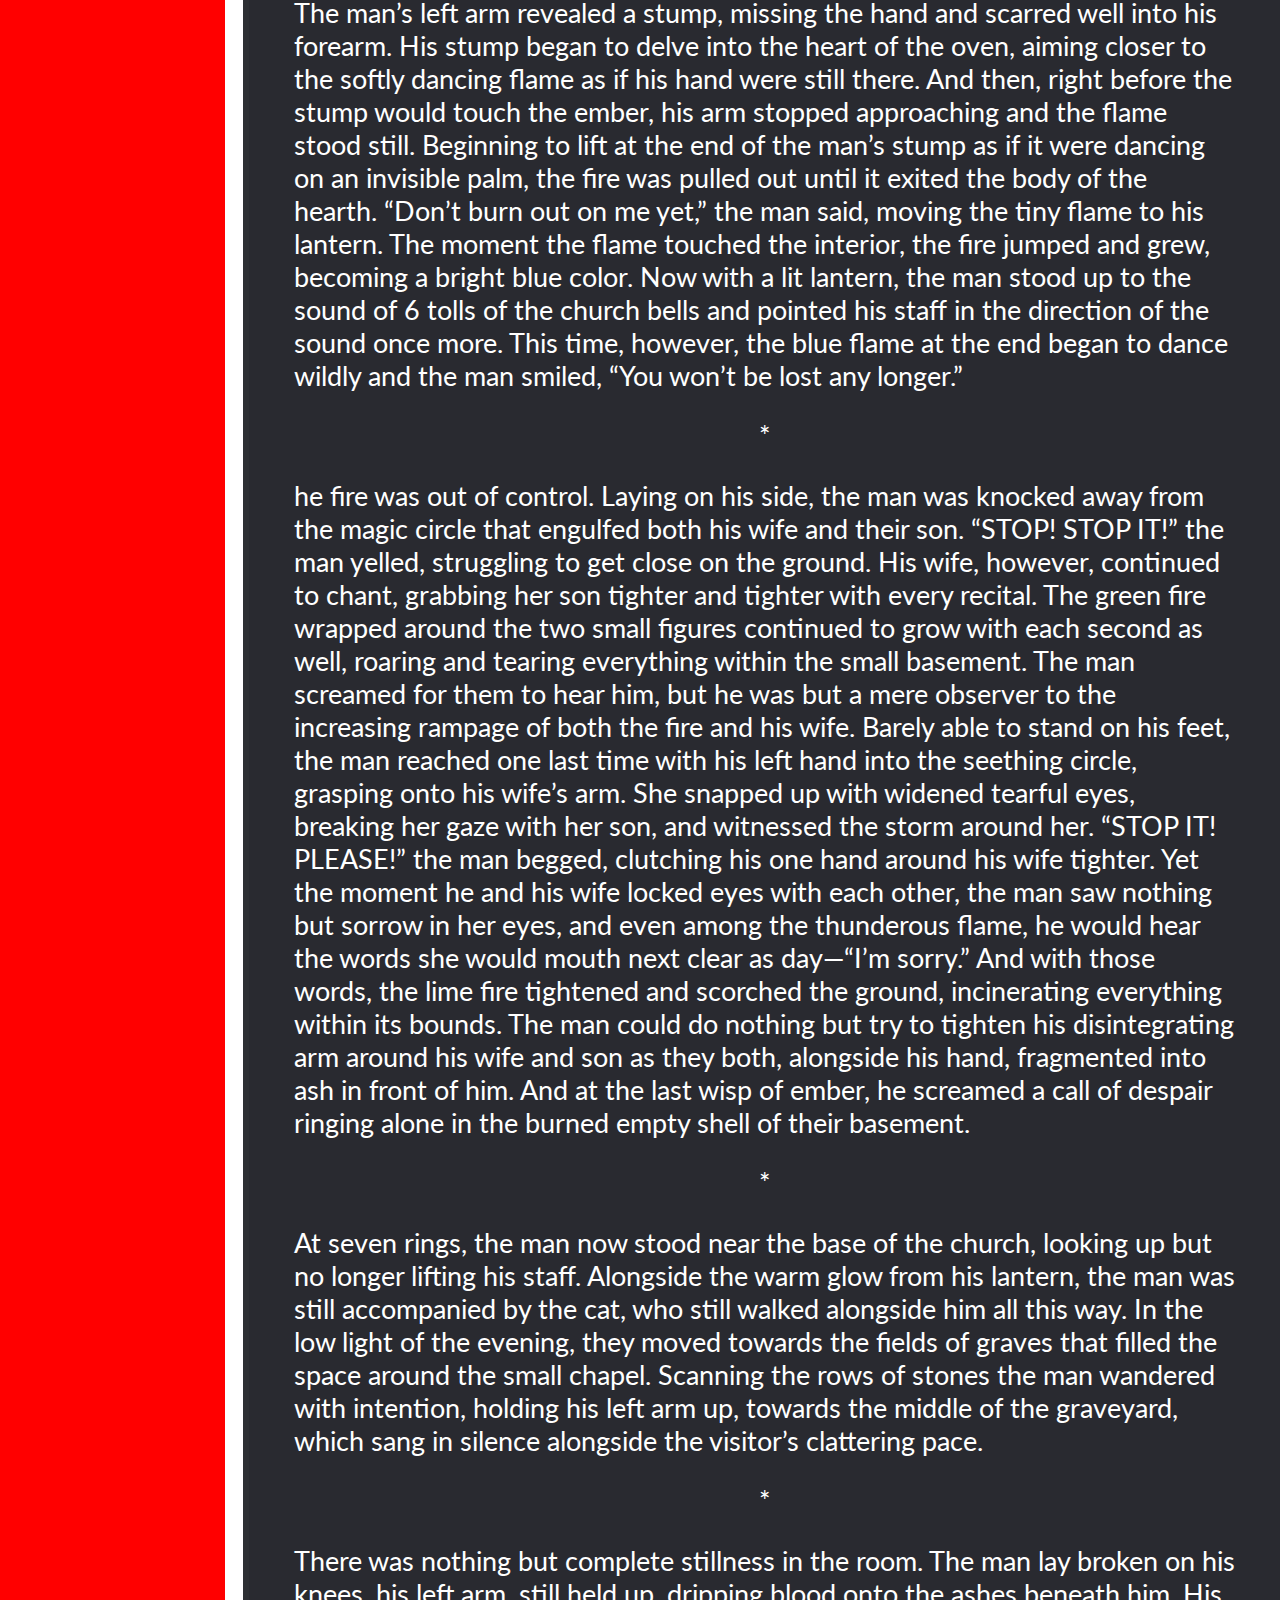
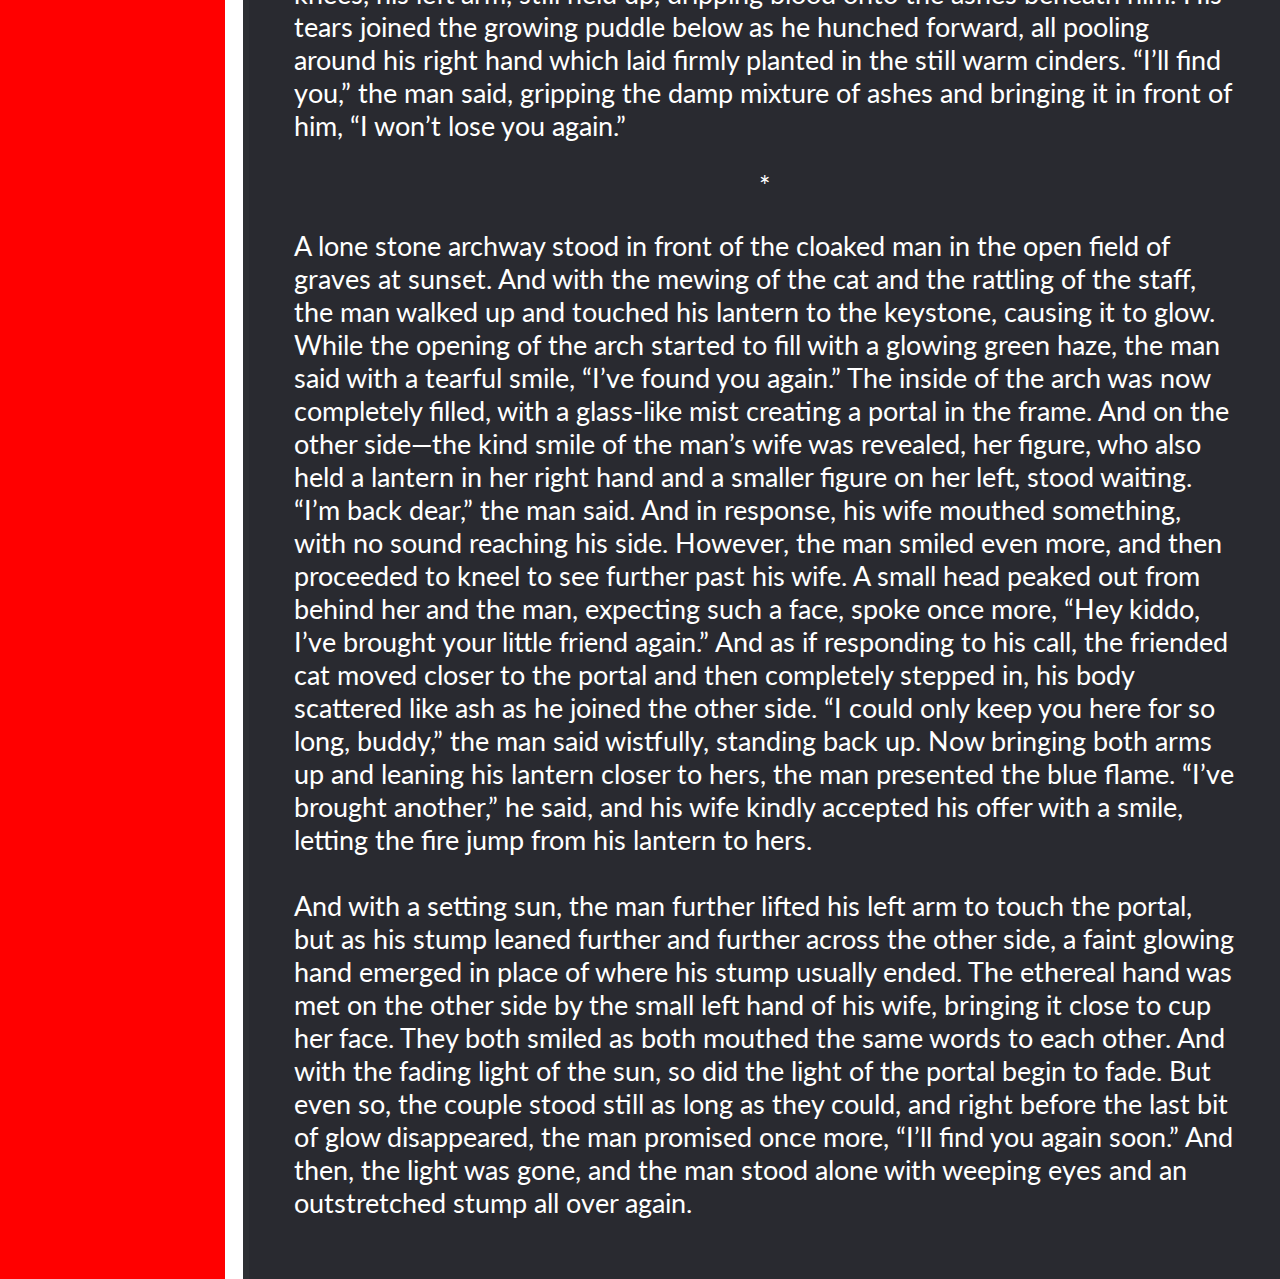
<file: writing-sample-2.html>
<!DOCTYPE html>
<html>
	<head>
		<meta charset="utf-8">
		<meta name="viewport" content="width=device-width, initial-scale=1.0">
		<title>A Guiding Light</title>
		<link rel="stylesheet" href="style.css">
		<link rel="stylesheet" href="https://cdnjs.cloudflare.com/ajax/libs/font-awesome/4.7.0/css/font-awesome.min.css">
	</head>
	<body>
		<div class="top-left-logo"></div>

		<div class="vertical-border"></div>
<!-- Title of Current Page -->
		<div class="title"><a href="index.html">VINH PHAM</a></div>

		<div class="social-media">
			<a href="#" class="fa fa-twitter"></a>
			<a href="#" class="fa fa-instagram"></a>
		</div>
<!-- Subtitle of Current Page -->
		<div class="subtitle">
			<div class="p-shape"></div><p>GAME DESIGNER & WORLD BUILDER</p>
		</div>

		<div class="horizontal-border"></div>

		<div class="side-menu">
			<div class="v-rectangle">
				<div class="v-outer">
					<div class="v-inner"></div>
				</div>
			</div>

<!-- Navigation Bar (For Landscape) -->
			<div class="nav-bar">
				<ul>
					<li><a href="index.html">Home</a></li>
					<li><a href="about-me.html">About Me</a></li>
					<li><a href="game-projects.html">Game Projects</a></li>
					<li><a href="writing.html">Writing</a>
						<li class="sub-nav"><a href="#A Guiding Light">A Guiding Light</a></li>
					</li>
					<li><a href="digital-art.html">Digital Art</a></li>
					<li><a href="index.html#Contact Me">Contact Me</a></li>
				</ul>
			</div>
		</div>

<!-- Navigation Bar (For Portrait)-->
		<div class="top-menu">
			<div class="nav-bar">
				<ul>
					<li><a href="index.html">Home</a>
						<li class="arrow">►</li>
						<li><a href="writing.html">Writing</a>
							<li class="arrow">►</li>
							<li class="focused-nav"><a href="#A Guiding Light">A Guiding Light</a></li>
						</li>
					</li>
				</ul>
			</div>
		</div>

		<div class="main-section">
			<a class="anchor" id="A Guiding Light"></a>
			<section class="sub-page">
				<div class="sub-page-title">
					<p>A Guiding Light</p>
				</div>
				<div class="sub-page-text">

					<p>
						<u>Author’s note:</u><br>
					</p>
					
					<p style="font-size: 2.5rem;">
						Written as a short story with unique pacing of the past and present, this revolves around one character and the mystery behind his actions and purpose. Please enjoy the story and its fantastical nature.
					</p>

					<h5><u>Story:</u></h5>
					<p>
						Four ringing notes of church bells rang throughout the small bustling town. And on the outer edges, a cloaked man stopped and raised his head at the sound. Among the sparse crowd of moving travelers and merchant carts, the hooded figure stood still, and in the direction of the sound, the man raised a hanging lantern which hung on the end of a long staff; And only until the last echoing ring, did the man lower his right arm and continue on his way with the wanderers towards the heart of the town.<br><br>

						Yet it only took a few more moments for him to stop again. This time, through the veils of the passing mob, he found himself looking at another man on the side of the road kneeling, and beneath him—a cat, painfully clawing its way through the dirt, as if it desperately needed to be somewhere.
					</p>

					<p style="text-align: center">*</p>

					<p>
						Within the warm blanket of the evening, two sets of arms reached up in the air. A small glowing fire hovered over the small heads of a boy and a cat. “Don’t mess with them like that!” the man said laughing, coming out of the front door. The man walked to one end of the deck to grab a lantern from around their home’s front porch and then, with his right hand, snapped with his fingers to make a magical fire to light it. His wife just smiled as her own wisp danced around her fingers, capturing the gaze of two pairs of widened eyes. “Don’t worry you,” his wife said, “I won’t let them get burned.” Their arms reached out again, but this time a different hand approached from above. The man plucked the dancing flame out from all of them with his left hand and carried the glow to the last lantern in his right. “It’s not them who I’m worried about,” the man said leaning in closer to them again. His wife smacked him lightly against his chest and then grabbed the arm of their son, quickly bringing him close between them. “Well without such fire, you might lose us in the dark!” she taunted, making another wisp out of magic in the palm of their son. Yet as the first ball was made, another one joined, and then another, until the entire porch was filled with small glowing flames. “I would never lose you like this, now would I?” the man said to the rest of the glowing faces, arms out reached. “I suppose you wouldn’t, would you?” the wife said, grinning as she snuffed the nearest flame.
					</p>

					<p style="text-align: center">*</p>

					<p>
						The cloaked man made his way to the crouched man and the cat, his lantern clinking and clattering as he walked. The man on the ground looked up to the sound and when he saw the figure approaching, he warned, “Be careful! This cat’s injured.” Taking off his hood, the cloaked man revealed a kind yet tired face and then smiled, “It’s alright, I think I may be of some use.”<br><br>

						The man kneeled beside them both, moving the lantern into the darkness of his cloak. “Are you a healer?” the troubled man wondered. The man brought the lantern back out, this time faintly glowing. “I consider myself simply… an experienced hand,” he said sprinkling pale blue ashes onto the small, pained cat. And as the cat’s body began to relax and its eyes softened, the cloaked man ushered the cat, “Can you help me out and stand buddy?” The cat mewed, stretching its new body, and as quickly as it rose, it quickly leaped to run off. To his best attempt, the troubled man jumped up, reaching as the cat scurried around the corner but still coming short. With a sigh, the man leaned back and said, “Well… at least all is well and good,” and to express his gratitude, reached out his left hand out to offer assistance and said, “You need a hand?” The cloaked man looked briefly at the outstretched arm, paused and said, “Actually, I could use some help…” However, instead of accepting, the man pulled his cloak tighter and brought himself up with his staff, “…help finding something.”
					</p>

					<p style="text-align: center">*</p>

					<p>
						“We’ll be off looking for someone to trade with us now!” his wife said with an outstretched wave on her right and keeping their son close on her left, who was waving as well. The man smiled and hollered at the pair walking away, “Make sure you sell all the magic torches! I did a lot of research into those!” His wife, in response, lifted the strung-together metal rods around her neck and clinked them around with a confident look. The man sat down with a sigh and looked over to their cat, “A handful, isn’t she buddy?”
					</p>

					<p style="text-align: center">*</p>

					<p>
						Five chimes of the church bells rang and the cloaked man, unable to get much information earlier, lowered his lantern once more and continued his exploration of the town. He moved with the soft rattling of his lantern believing he was alone, until a soft mew came from around the corner. “It’s you buddy, isn’t it?” the man asked. The cat, who he helped earlier, revealed himself, sitting down in front of him and meowing once more. “Are you here to help me look around?” The cat meowed, and jumped onto the wall beside the man, walking in the other direction but making sure to stop to look back. The man grinned and ushered, “Lead the way.”<br><br>

						The cat guided the man nine to ten blocks until the cat halted in front of a metal gate. Tucked in the corner of a small commercial area, the gate barred off to a scorched building whose walls now only stood half as tall. “This is it, isn't it?” the man said, using his staff to slowly push the rusted body of the gate open, and taking a few steps closer to the skeleton of the building. The cat mewed behind him, and the man glanced back to see the cat perfectly sitting in the opening. The man nodded saying, “Wait for me there, alright bud?” and then looked ahead as he prepared to step into the ashen tragedy before him.
					</p>

					<p style="text-align: center">*</p>

					<p>
						The cat meowed and jumped up from the window by the front door of the cottage. And in response, the man looked up from the kitchen table and then quickly through the sunny windows outside. “They’re back early, aren’t they? Maybe they found a merchant cart…” the man said, making his way to the front door, but as he approached, he could hear the faint clinking of metal and then, soon after, a scream calling for him. At that sound, the man quickly lunged for the door, throwing it open.<br><br>

						His wife was covered in blood, limping her way towards the house. And in her arms, their son—motionless. The man leaped forward off the porch, meeting them before his wife would collapse. “What happened?!” the man screamed, embracing them both. Their son’s body was mangled, burn marks covering his left side, his entire arm missing. “We…we can save him,” his wife said, blood covering her face, tightly grasping both her son and the man, barely able to stand. “What are you talking about?” the man said shuddering, looking at their boy’s broken state. “We can save him,” she repeated with widened eyes, “The basement—our research.” The man hesitated, “But that… that’s not what…” His wife reached out with her stained right hand and brought it to the man’s face, “Please. There’s no time.” The man looked at their son again, painfully light in his arms. “Alright,” he said bracing them both.
					</p>

					<p style="text-align: center">*</p>

					<p>
						The welcome bell still chimed as the man slowly pushed in the half standing door to the burned down shop. The black floorboards creaked, welcoming the new guest to the store long abandoned. “Pardon me for the intrusion,” the man said to the empty rooms, making his way further in. The only response being the dampened creaking of rusted metal and rubble of broken chairs and tables. The shop smelled  of ash, yet among the bulky smell of smoke were notes of sweetness, lightly radiating from the kitchen. The man weaved his way to the back until he stood alone, face to face with an iron hearth—still glowing from the embers within. “Found you…” the man said, putting down his staff and peering close into the barred belly of the stove. On his knees, the man opened the iron face to release the trapped heat, and inside a faint red flame still held onto a single ember, alone among the powdery charcoal around it.<br><br>

						The man took off his cloak to reach within—not with his right arm, but his left. The man’s left arm revealed a stump, missing the hand and scarred well into his forearm.  His stump began to delve into the heart of the oven, aiming closer to the softly dancing flame as if his hand were still there. And then, right before the stump would touch the ember, his arm stopped approaching and the flame stood still. Beginning to lift at the end of the man’s stump as if it were dancing on an invisible palm, the fire was pulled out until it exited the body of the hearth. “Don’t burn out on me yet,” the man said, moving the tiny flame to his lantern. The moment the flame touched the interior, the fire jumped and grew, becoming a bright blue color. Now with a lit lantern, the man stood up to the sound of 6 tolls of the church bells and pointed his staff in the direction of the sound once more. This time, however, the blue flame at the end began to dance wildly and the man smiled, “You won’t be lost any longer.”
					</p>

					<p style="text-align: center">*</p>

					<p>
						he fire was out of control. Laying on his side, the man was knocked away from the magic circle that engulfed both his wife and their son. “STOP! STOP IT!” the man yelled, struggling to get close on the ground. His wife, however, continued to chant, grabbing her son tighter and tighter with every recital. The green fire wrapped around the two small figures continued to grow with each second as well, roaring and tearing everything within the small basement. The man screamed for them to hear him, but he was but a mere observer to the increasing rampage of both the fire and his wife. Barely able to stand on his feet, the man reached one last time with his left hand into the seething circle, grasping onto his wife’s arm. She snapped up with widened tearful eyes, breaking her gaze with her son, and witnessed the storm around her. “STOP IT! PLEASE!” the man begged, clutching his one hand around his wife tighter. Yet the moment he and his wife locked eyes with each other, the man saw nothing but sorrow in her eyes, and even among the thunderous flame, he would hear the words she would mouth next clear as day—“I’m sorry.” And with those words, the lime fire tightened and scorched the ground, incinerating everything within its bounds. The man could do nothing but try to tighten his disintegrating arm around his wife and son as they both, alongside his hand, fragmented into ash in front of him. And at the last wisp of ember, he screamed a call of despair ringing alone in the burned empty shell of their basement.
					</p>

					<p style="text-align: center">*</p>

					<p>
						At seven rings, the man now stood near the base of the church, looking up but no longer lifting his staff. Alongside the warm glow from his lantern, the man was still accompanied by the cat, who still walked alongside him all this way. In the low light of the evening, they moved towards the fields of graves that filled the space around the small chapel. Scanning the rows of stones the man wandered with intention, holding his left arm up, towards the middle of the graveyard, which sang in silence alongside the visitor’s clattering pace.
					</p>

					<p style="text-align: center">*</p>

					<p>
						There was nothing but complete stillness in the room. The man lay broken on his knees, his left arm, still held up, dripping blood onto the ashes beneath him. His tears joined the growing puddle below as he hunched forward, all pooling around his right hand which laid firmly planted in the still warm cinders. “I’ll find you,” the man said, gripping the damp mixture of ashes and bringing it in front of him, “I won’t lose you again.”
					</p>

					<p style="text-align: center">*</p>

					<p>
						A lone stone archway stood in front of the cloaked man in the open field of graves at sunset. And with the mewing of the cat and the rattling of the staff, the man walked up and touched his lantern to the keystone, causing it to glow. While the opening of the arch started to fill with a glowing green haze, the man said with a tearful smile, “I’ve found you again.” The inside of the arch was now completely filled, with a glass-like mist creating a portal in the frame. And on the other side—the kind smile of the man’s wife was revealed, her figure, who also held a lantern in her right hand and a smaller figure on her left, stood waiting. “I’m back dear,” the man said. And in response, his wife mouthed something, with no sound reaching his side. However, the man smiled even more, and then proceeded to kneel to see further past his wife. A small head peaked out from behind her and the man, expecting such a face, spoke once more, “Hey kiddo, I’ve brought your little friend again.” And as if responding to his call, the friended cat moved closer to the portal and then completely stepped in, his body scattered like ash as he joined the other side. “I could only keep you here for so long, buddy,” the man said wistfully, standing back up. Now bringing both arms up and leaning his lantern closer to hers, the man presented the blue flame. “I’ve brought another,” he said, and his wife kindly accepted his offer with a smile, letting the fire jump from his lantern to hers.<br><br>

						And with a setting sun, the man further lifted his left arm to touch the portal, but as his stump leaned further and further across the other side, a faint glowing hand emerged in place of where his stump usually ended. The ethereal hand was met on the other side by the small left hand of his wife, bringing it close to cup her face. They both smiled as both mouthed the same words to each other. And with the fading light of the sun, so did the light of the portal begin to fade. But even so, the couple stood still as long as they could, and right before the last bit of glow disappeared, the man promised once more, “I’ll find you again soon.” And then, the light was gone, and the man stood alone with weeping eyes and an outstretched stump all over again.<br><br>
					</p>
				</div>
			</section>

		</div>

	</body>

</html>
</file>
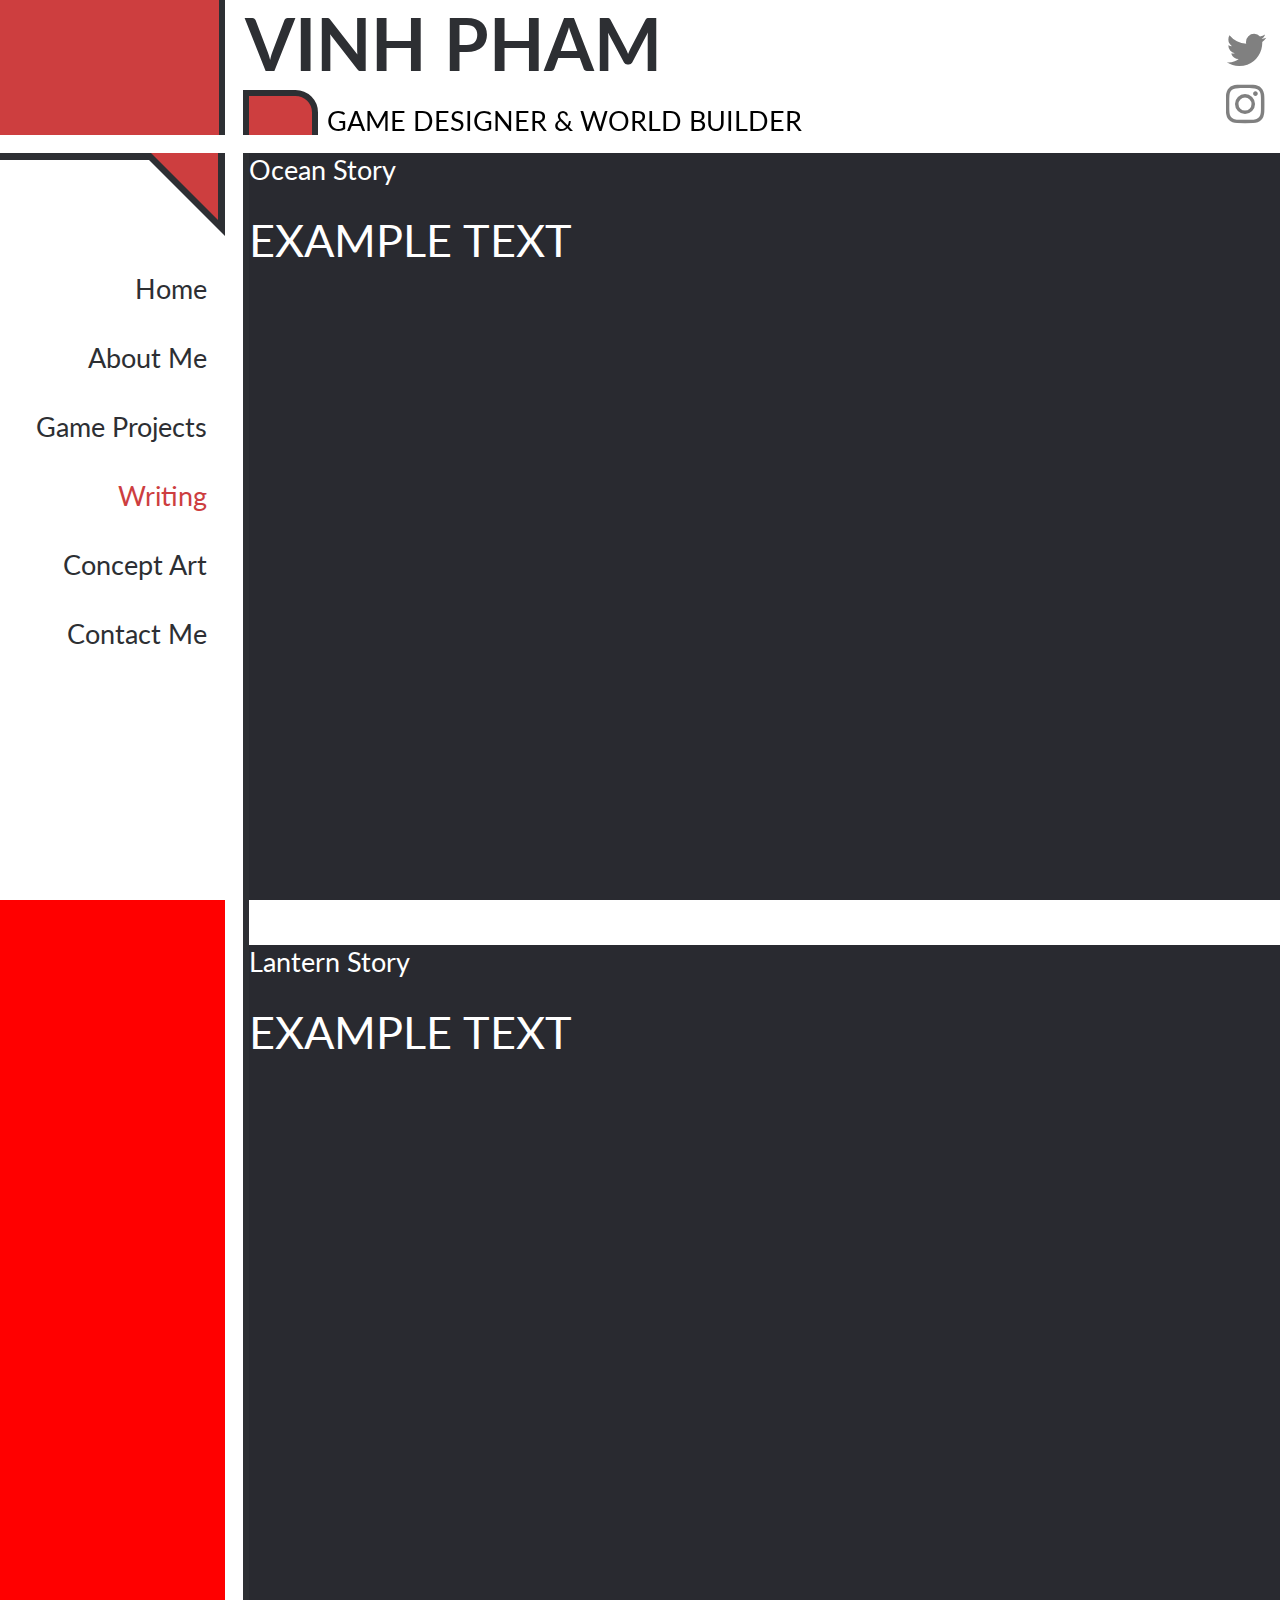
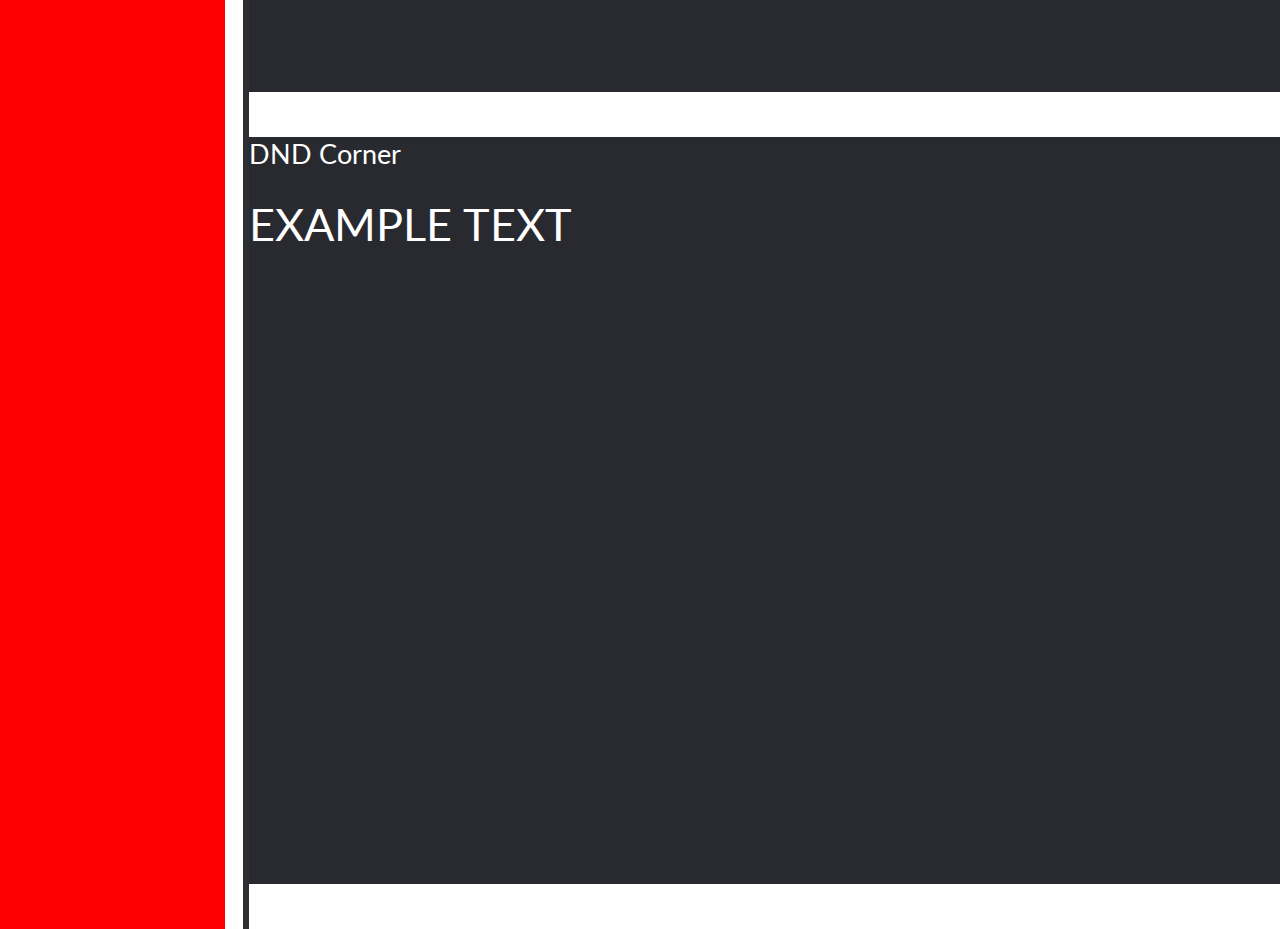
<file: writing.html>
<!DOCTYPE html>
<html>
	<head>
		<meta charset="utf-8">
		<meta name="viewport" content="width=device-width, initial-scale=1.0">
		<title>Writing</title>
		<link rel="stylesheet" href="style.css">
		<link rel="stylesheet" href="https://cdnjs.cloudflare.com/ajax/libs/font-awesome/4.7.0/css/font-awesome.min.css">
	</head>
	<body>
		<div class="top-left-logo"></div>

		<div class="vertical-border"></div>
<!-- Title of Current Page -->
		<div class="title"><a href="index.html">VINH PHAM</a></div>

		<div class="social-media">
			<a href="#" class="fa fa-twitter"></a>
			<a href="#" class="fa fa-instagram"></a>
		</div>
<!-- Subtitle of Current Page -->
		<div class="subtitle">
			<div class="p-shape"></div><p>GAME DESIGNER & WORLD BUILDER</p>
		</div>

		<div class="horizontal-border"></div>

		<div class="side-menu">
			<div class="v-rectangle">
				<div class="v-outer">
					<div class="v-inner"></div>
				</div>
			</div>

			<div class="nav-bar">
				<ul>
					<li><a href="index.html">Home</a></li>
					<li><a href="about-me.html">About Me</a></li>
					<li><a href="game-projects.html">Game Projects</a></li>
					<li class="focused-nav"><a href="#Writing">Writing</a></li>
					<li><a href="concept-art.html">Concept Art</a></li>
					<li><a href="index.html#Contact Me">Contact Me</a></li>
				</ul>
			</div>
		</div>

		<div class="top-menu">
			<div class="nav-bar">
				<ul>
					<li><a href="index.html">Home</a>
						<li class="arrow">►</li>
						<li class="focused-nav"><a href="#Writing">Writing</a></li>
					</li>
				</ul>
			</div>
		</div>

		<div class="main-section">

			<section class="sub-writing">
				<div class="sub-writing-title">
					<p>Ocean Story</p>
				</div>
				<div class="sub-writing-text">
					EXAMPLE TEXT
				</div>
			</section>

			<section class="sub-writing">
				<div class="sub-writing-title">
					<p>Lantern Story</p>
				</div>
				<div class="sub-writing-text">
					EXAMPLE TEXT
				</div>
			</section>

			<section class="sub-writing">
				<div class="sub-writing-title">
					<p>DND Corner</p>
				</div>
				<div class="sub-writing-text">
					EXAMPLE TEXT
				</div>
			</section>

		</div>

	</body>

</html>
</file>
<file: style.css>
@import url('https://fonts.googleapis.com/css2?family=Lato:wght@400;700&display=swap');

html {
  /* Enable smooth scrolling */
  scroll-behavior: smooth;
  font-size: 1vh;
}

body { /* Main Body */
  font-family: 'Lato', sans-serif;
  /* Setting up the grid format of the website */
  display: grid;
  grid-template-columns: 25rem 2rem 1fr 6rem;
  grid-template-rows: 10rem 5rem 2rem 0 1fr;

  background: red; /* CHANGE THIS TO WHITE!!!!! (Red to see flaws) */
  margin: 0;
  font-color: #2d2f33;
}

a {
  text-decoration: none;
  color: #2d2f33;
}

a:hover {
  opacity: 0.5;
}

/*
Setting up the main template of the website 
*/

.top-left-logo {
  /* Placing where the section sits on the website */
  grid-column: 1/2;
  grid-row: 1/3;
  
  /* Make the section "sticky" (fixed) */
  position: -webkit-sticky; /* Safari */
  position: sticky;
  top: 0;

  background: #cd3e3f;
  border-right: .75rem solid #2d2f33;
}

.vertical-border {
  /* Placing where the section sits on the website */
  grid-column: 2/3;
  grid-row: 1/6;
  
  /* Make the section "sticky" (fixed) */
  position: -webkit-sticky; /* Safari */
  position: sticky;
  top: 0;

  background: white;
}

.title {
  /* Placing where the section sits on the website */
  grid-column: 3/4;
  grid-row: 1/2;
  
  /* Make the section "sticky" (fixed) */
  position: -webkit-sticky; /* Safari */
  position: sticky;
  top: 0;

  padding: 0 0.25rem;
  background: white;
  font-weight: bold;
  font-size: 8rem;
  text-align: left;
}

.social-media {
  /** Placing where the section sits on the website */
  grid-column: 4/5;
  grid-row: 1/3;
  
  /* Make the section "sticky" (fixed) */
  position: -webkit-sticky; /* Safari */
  position: sticky;
  top: 0;

  background: white;
  text-align: left;
  padding-top: 2rem;
}

.social-media a {
  display: block;
  font-size: 5rem;
  color: gray;
  margin: 1rem 0;
}

.subtitle {
  /* Placing where the section sits on the website */
  grid-column: 3/4;
  grid-row: 2/3;

  /* Make the section "sticky" (fixed) */
  position: -webkit-sticky; /* Safari */
  position: sticky;
  top: 10vh;
  
  background: white;
  font-size: 3rem;
}

.subtitle p {
  padding-top: 1.5rem;
  margin: 0;
}

.p-shape {
  background: #cd3e3f;
  height: 5vh;
  width: 7rem;
  float: left;
  border-radius: 0 2.5rem 0 0;
  border: .75rem solid #2d2f33;
  margin-right: 1rem;
}

.horizontal-border {
  /* Placing where the section sits on the website */
  grid-column: 1/5;
  grid-row: 3/4;
  
  /* Make the section "sticky" (fixed) */
  position: -webkit-sticky; /* Safari */
  position: sticky;
  top: 15vh;

  background: white;
}

.v-rectangle {
  float: top;
  width: 100%;
  height: .75rem;
  background-color: #2d2f33;
  position: relative;
}

.v-outer {
  float: right;
  width: 0;
  height: 0;
  border-top: 9.31rem solid #2d2f33;
  border-left: 9.31rem solid transparent;
  z-index: 1;
  position: relative;
}

.v-inner {
  float: right;
  margin-right: 0.75rem;
  width: 0;
  height: 0;
  border-top: 7.5rem solid #cd3e3f;
  border-left: 7.5rem solid transparent;
  z-index: 2;
  position: absolute;
  right: 0;
  bottom: 0;
  margin-bottom: 1.8rem;
}

.side-menu {
  /* Placing where the section sits on the website */
  grid-column: 1/2;
  grid-row: 4/6;
  
  /* Make the section "sticky" (fixed) */
  position: -webkit-sticky; /* Safari */
  position: sticky;
  top: 17vh;
  height: 83vh;
  align-self: start;
  
  background: white;
  text-align: right;
  font-size: .5rem;
}

.top-menu {
  /* Placing where the section sits on the website */
  grid-column: 3/5;
  grid-row: 4/5;

  display: none;
}

.nav-bar {
  padding-top: 10rem;
  margin: 0;
}

.nav-bar a {
  display: block;
  padding: 2rem 2rem 2rem 0;
  font-size: 3rem;
  margin: 0;
}

.nav-bar ul {
  list-style: none;
  padding-left: 0;
}

/* Changing the color of side menu text when hovering over it */
.nav-bar a:hover {
  opacity: 1;
  background: #cd3e3f;
  color: white;
}

.focused-nav a {
  color: #cd3e3f;
}

.sub-nav a {
  font-size: 2.5rem;
  padding: 1rem 5rem 1rem 2rem;
  color: #cd3e3f;
}

.arrow {
  font-size: 2rem;
}

a.anchor {
  display: block;
  position: relative;
  visibility: hidden;
  top: -17vh;
}

.main-section {
  /* Placing where the section sits on the website */
  grid-column: 3/5;
  grid-row: 5/6;

  background: white;
  border-left: .7rem solid #2d2f33;
}

section {
  height: 83vh;
  padding: 0;
  margin-bottom: 5vh;
  font-size: 5rem;
  background: #292A30;
  color: white;
}

section h2 {
  letter-spacing: 1rem;
  margin-top: 0;
}

section p {
  font-size: 3rem;
  letter-spacing: 0;
  margin-top: 0;
}

/* 
Media Query for any device in Portait Mode (Mobile) 
*/

@media only screen and (max-aspect-ratio: 4/3) {

  html {
    /* Changing font size dependency on width of screen, rather than height */
    font-size: 1vw;
  }

  body {
    /* Changing grid format to better fit portrait mode */
    grid-template-columns: 10rem 2rem 1fr 5rem;
    grid-template-rows: 12rem 4rem 2rem 9rem 1fr;
  }

  .title {
    font-size: 10rem;
  }

  .social-media {
    padding-top: 2rem;
  }

  .social-media a {
    font-size: 4rem;
  }

  .subtitle {
    /* Readjust fixed position of bar */
    top: 12rem;
    
    font-size: 3rem;
  }

  .subtitle p {
    padding-top: 0.8rem;
    margin: 0;
  }

  .p-shape {
    height: 3rem;
    width: 5rem;
    border-radius: 0 2.5rem 0 0;
  }

  .horizontal-border {
    /* Readjust fixed position of bar */
    top: 16rem;
  }

  .v-outer {
    border-top: 6.81rem solid #2d2f33;
    border-left: 6.81rem solid transparent;
  }

  .v-inner {
    border-top: 5rem solid #cd3e3f;
    border-left: 5rem solid transparent;
    margin-bottom: 1.8rem;
  }

  .side-menu {
    /* Readjust fixed position of bar */
    top: 18rem;
    height: calc(100vh - 18rem);
    align-self: start;
  }

  .side-menu .nav-bar{
    display: none;
  }

  .top-menu {
    /* Make the section "sticky" (fixed) */
    position: -webkit-sticky; /* Safari */
    position: sticky;
    top: 18rem;

    display: inline;
    background: white;
    text-align: left;
    padding-top: 1rem;
    padding-left: 3rem;
    border-top: .75rem solid #2d2f33;
    border-left: .75rem solid #2d2f33;
  }

  .top-menu .nav-bar {
    padding-top: 0;
    margin: 0;
  }

  .top-menu .nav-bar a {
    display: inline;
    padding: 1rem 0;
    font-size: 2.5rem;
    margin: 0;
  }

/* Changing the color of side menu text when hovering over it */
  .nav-bar a:hover {
    opacity: 0.3;
    background: white;
    color: #2d2f33;
  }

  .nav-bar ul li{
    padding: 1rem;
    display: inline;
  }

  a.anchor {
    top: -27rem;
  }

  section {
    height: calc(100vh - 27rem);
    width: calc(100vw - 17rem);
    padding: 0;
    margin-bottom: 5vh;
    font-size: 5rem;
  }

}

/* The actual content of the website */

.small-button {
  height: auto;
  width: fit-content;
  border: 0.5rem solid white;
  padding: 1rem 3rem;
  background: #cd3e3f;
  letter-spacing: 0.5rem;
}

.small-button a {
  color: white;
  font-size: 2rem;
}

.big-button {
  height: auto;
  width: 30rem;
  border: 0.5rem solid #2d2f33;
  border-radius: 1rem;
  text-align: center;
  margin-bottom: 10%;
  padding: auto;
  background: #cd3e3f;
}

.big-button a {
  text-align: center;
}

.red-text {
  color: #cd3e3f;
}

/* "About Me" Page on the Home Page */

.about-me {
  /* Set up the grid */
  display: grid;
  grid-template-columns: 40% 1fr;
  grid-template-rows: 1fr;
}

.about-me-image {
  /* Placing where the section sits on the website */
  grid-column: 1/2;
  grid-row: 1/2;
  
  background-image: url("img/Art/SAV_202010_DRAW_VinhPham_LonginInShadows.jpg");
  background-position: center;
  background-repeat: no-repeat;
  background-size: cover;
}

.about-me-text {
  /* Placing where the section sits on the website */
  grid-column: 2/3;
  grid-row: 1/2;

  text-align: center;
  padding: auto;
  padding-left: 5rem;
  padding-right: 5rem;
  margin: auto;
}

.about-me-text p {
  font-size: 3rem;
}

/* "Game Projects" Section on the Home Page */

.game-projects {
  background-image: url("img/Games/GGJ2021/AstroNautical_desktop_background_01.png");
  background-position: center;
  background-repeat: no-repeat;
  background-size: cover;
}

.game-projects-text {
  text-align: center;
  margin: 0 20%;
  padding: 0 5%;
  background-color: #2d2f33dd;
  height: 100%;
  max-height: 100%;
}

.game-projects-text h2 {
  padding-top: 5%;
}

/* "Writing" Section on the Home Page */


.writing {
  display: grid;
  grid-template-columns: 40% 1fr;
  grid-template-rows: 1fr;
}

.writing-title {
  /* Placing where the section sits on the website */
  grid-column: 1/2;
  grid-row: 1/2;

  font-size: 3rem;
  text-align: right;
  margin: auto;
  margin-top: 8rem;
  margin-right: 0;
  padding: 2rem;
  border: 1rem solid white;
}

.writing-text {
  /* Placing where the section sits on the website */
  grid-column: 2/3;
  grid-row: 1/2;

  margin: auto;
  margin-top: 8rem;
  padding: 0 10rem;
  text-align: left;
}

/*
"Concept Art" Seciton of the Home Page
*/

.concept-art {
  display: grid;
  grid-template-columns: 50% 50%;
  grid-template-rows: 1fr;
}

.concept-art-text {
  /* Placing where the section sits on the website */
  grid-column: 1/2;
  grid-row: 1/2;

  text-align: right;
  margin: 10% 5rem 0 0;
  padding-left: 10%;
}

.concept-art-image {
  /* Placing where the section sits on the website */
  grid-column: 2/3;
  grid-row: 1/2;

  text-align: left;
}

.concept-art-image-grid {
  /* Placing where the section sits within the sub-game-projects main grid */
  grid-column: 1/2;
  grid-row: 2/3;

  /* Set up the grid */
  display: grid;
  grid-template-columns: repeat(2, 1fr);
  grid-template-rows: repeat(2, 1fr);
  grid-gap: 5rem;
  margin: 10%;
  height: 80%;
}

.concept-art-image-grid div{
  /** Adjusting the sizing and positioning of the sample artworks **/
  background-position: center;
  background-repeat: no-repeat;
  background-size: cover;
}

.art-icon-1 {
  /* Placing where the section sits within the sub-game-projects main grid */
  grid-column: 1/2;
  grid-row: 1/2;

  background-image: url("img/Art/SAV_202030_FOUN_DRAW250_PhamVinh_A4BestFriends.jpg");
}

.art-icon-2 {
  /* Placing where the section sits within the sub-game-projects main grid */
  grid-column: 2/3;
  grid-row: 1/2;

  background-image: url("img/Art/SAV_202030_FOUN_DRAW250_PhamVinh_Best_Final.jpg");
}

.art-icon-3 {
  /* Placing where the section sits within the sub-game-projects main grid */
  grid-column: 1/2;
  grid-row: 2/3;

  background-image: url("img/Art/3D_Market_Stall/P1_Pham_01.jpg");
}

.art-icon-4 {
  /* Placing where the section sits within the sub-game-projects main grid */
  grid-column: 2/3;
  grid-row: 2/3;

  background-image: url("img/Art/3D_Market_Stall/P1_Pham_02.jpg");
}

/*
"Contact Me" Section of the Home Page
*/

.contact-me {
  /* Set up the grid */
  display: grid;
  grid-template-columns: 1fr;
  grid-template-rows: 30rem 1fr;
  margin-bottom: 0;
  text-align: center;
}

.contact-me-title {
  /* Placing where the section sits on the website */
  grid-column: 1/2;
  grid-row: 1/2;

  text-align: center;
  padding: 0;
  margin: auto;
}

.contact-me-title h2 {
  border: 1rem solid white;
  padding: 2rem 5rem;
  margin: auto;
}

.contact-me-text {
  /* Placing where the section sits on the website */
  grid-column: 1/2;
  grid-row: 2/3;

  text-align: left;
  margin: auto;
  margin-top: 0;
  padding: 0;
}

/*
Formatting of all Sub Pages, 1 step from Home Page
*/

/* Sub Page Template WITH a title */
.sub-page {
  /* Set up the grid */
  display: grid;
  grid-template-columns: 1fr;
  grid-template-rows: 20rem 1fr;
  margin-bottom: 0;
  height: auto;
}
.sub-page-only {
  /* Set up the grid */
  display: grid;
  grid-template-columns: 1fr;
  grid-template-rows: 20rem 1fr;
  margin-bottom: 0;
}

/* Sub Page Template WITHOUT a title */
.sub-page-sub {
  display: grid;
  margin-bottom: 0;
  height: auto;
  padding: 0 5rem;
}

.sub-page-sub-text {
  height: 100%;
  margin: 0;
}

.sub-page-title {
  /* Placing where the section sits on the website */
  grid-column: 1/2;
  grid-row: 1/2;

  text-align: left;
  margin: 5rem 0;
  padding: 0 5rem;
  background: #cd3e3f;
}

.sub-page-title {
  /* Placing where the section sits within the sub-page mian grid */
  grid-column: 1/2;
  grid-row: 1/2;

  text-align: left;
  margin: 5rem 0;
  padding: 0 5rem;
  background: #cd3e3f;
}

.sub-page-title p {
  font-size: 8rem;
  font-weight: bold;
}

/* When the content only has text */
.sub-page-text {
  /* Placing where the section sits within the sub-page mian grid */
  grid-column: 1/2;
  grid-row: 2/3;
  padding: 0 5rem;
}

/* When the content has both an image and a description */
.sub-page-figure {
  /* Placing where the section sits within the sub-page mian grid */
  grid-column: 1/2;
  grid-row: 2/3;

  /* Set up the grid for image and descprition subset*/
  display: grid;
  grid-template-columns: 40% 1fr;
  grid-template-rows: 1fr;
  margin-bottom: 0;
}

.sub-page-image {
  /* Placing where the section sits within the sub-game-text main grid */
  grid-column: 1/2;
  grid-row: 1/2;
}

.sub-page-image img {
  height: auto;
  width: 90%;
  padding: auto;
  margin: 0 5%;
  vertical-align: middle;
  object-fit: cover;
  z-index: 1;
}

.sub-page-description {
  /* Placing where the section sits within the sub-game-text main grid */
  grid-column: 2/3;
  grid-row: 1/2;

  text-align: left;
}

.caption-text {
  font-size: 2.5rem;
  text-align: center;
  margin: auto;
  width: 70%;
}

/*
Sub "About Me" Page, 1 step from Home Page
*/

.resume-text {
  margin: auto;
  padding: 10rem;
  text-align: center;
}

/*
Sub "Game Projects" Page, 1 step from Home Page
*/

.game-icon-grid {
  /* Set up the grid */
  display: grid;
  grid-template-columns: repeat(4, 1fr);
  grid-template-rows: 40rem;
  grid-gap: 5rem;
  padding: 2rem 5rem;
}

.game-icon-grid img {
  height: 100%;
  width: 100%;
  vertical-align: middle;
  object-fit: cover;
  z-index: 1;
}

.game-icon {
  text-align: center;
}

/*
Individual Game Pages
*/

.sub-game-image-gallery {
  /* Set up the grid */
  display: grid;
  grid-template-columns: repeat(4, 1fr);
  grid-template-rows: 40rem;
  padding: 2rem 5rem;
}

.sub-game-image-gallery img {
  height: 100%;
  width: 100%;
  vertical-align: middle;
  object-fit: cover;
  z-index: 1;
}

.game-project-text-columns {
  /* Set up the grid */
  display: grid;
  grid-template-columns: 70% 1fr;
  grid-template-rows: 1fr;

  margin-bottom: 0;
  height: auto;
}

.game-project-big-column {
  /* Placing where the section sits within the game-project-text-columns main grid */
  grid-column: 1/2;
  grid-row: 1/2;

  padding: 0 5rem;
  font-size: 4rem;
}

.game-project-small-column {
  /* Placing where the section sits within the game-project-text-columns main grid */
  grid-column: 2/3;
  grid-row: 1/2;

  padding: 5rem;
  padding-bottom: 0;
  font-size: 2.5rem;
}

.game-project-small-column h3 {
  margin: 0;
  font-size: 4rem;
}

.game-project-small-column ul {
  list-style: square inside;
  color: white;
  padding: 0;
}

/*
Sub "Writing" Page, 1 step from Home Page
*/

.DND-image {
  width: 90%;
  height: auto;
  padding: 5%;
  padding-bottom: 0;
  margin: auto;
  margin: 0;
}

/*
Sub "Concept Art" Page, 1 step from Home Page
*/

.sub-concept-art {
  /* Set up the grid */
  display: grid;
  grid-template-columns:  40% 1fr;
  grid-template-rows: 20rem 1fr;
  margin-bottom: 0;
  height: 83vh;
}

.sub-concept-art-title {
  /* Placing where the section sits on the website */
  grid-column: 1/3;
  grid-row: 1/2;

  text-align: left;
  margin: 5rem 0;
  padding: 0 5rem;
  background: #cd3e3f;
}

.sub-concept-art-title p {
  font-size: 8rem;
  font-weight: bold;
}

.sub-concept-art-image {
  /* Placing where the section sits on the website */
  grid-column: 1/2;
  grid-row: 2/3;
}

.sub-concept-art-image img {
  height: 100%;
  width: 100%;
  vertical-align: middle;
  object-fit: cover;
  z-index: 1;
}

.sub-concept-art-text {
  /* Placing where the section sits on the website */
  grid-column: 2/3;
  grid-row: 2/3;
}

/*
Fixing some issues with text overflowing due to square aspect ratios

@media only screen and (max-width: 600px) {
  .writing {
    display: grid;
    grid-template-columns: 40% 1fr;
    grid-template-rows: 1fr;
  }
}
*/

/* 
Media Query for any device in Portait Mode (Mobile) BUT FOR SECTION CONTENT
*/

@media only screen and (max-aspect-ratio: 4/3) {

  .about-me {
    display: grid;
    grid-template-columns: 1fr;
    grid-template-rows: 30% 1fr;
  }

  .about-me-image {
    /* Placing where the section sits on the website */
    grid-column: 1/2;
    grid-row: 1/2;
    
    background-size: 100% auto;
    background-position: 50% 15%;
  }

  .about-me-text {
    /* Placing where the section sits on the website */
    grid-column: 1/2;
    grid-row: 2/3;

  }

  .game-images-grid {
    /* Set up the grid */
    display: grid;
    grid-template-columns: 100%;
    grid-template-rows: 30rem;
    grid-gap: 5rem;
    padding: 2rem 5rem;
  }

  .writing {
    grid-template-columns: 1fr;
    grid-template-rows: 42rem 1fr;
  }

  .writing-title {
    /* Placing where the section sits on the website */
    grid-column: 1/2;
    grid-row: 1/2;

    text-align: center;
    margin: auto;
    margin-top: 5%;
    border: 1rem solid white;
    padding: 2rem;
  }

  .writing-text {
    /* Placing where the section sits on the website */
    grid-column: 1/2;
    grid-row: 2/3;

    text-align: center;
  }

  .concept-art {
    display: grid;
    grid-template-columns: 1fr;
    grid-template-rows: 60rem 1fr;
  }

  .concept-art-text {
    /* Placing where the section sits on the website */
    grid-column: 1/2;
    grid-row: 1/2;

    text-align: left;
    margin: 10% 10rem;
  }

  .concept-art-image {
    /* Placing where the section sits on the website */
    grid-column: 1/2;
    grid-row: 2/3;

    text-align: left;
    margin: 0;
  }

}
</file>
